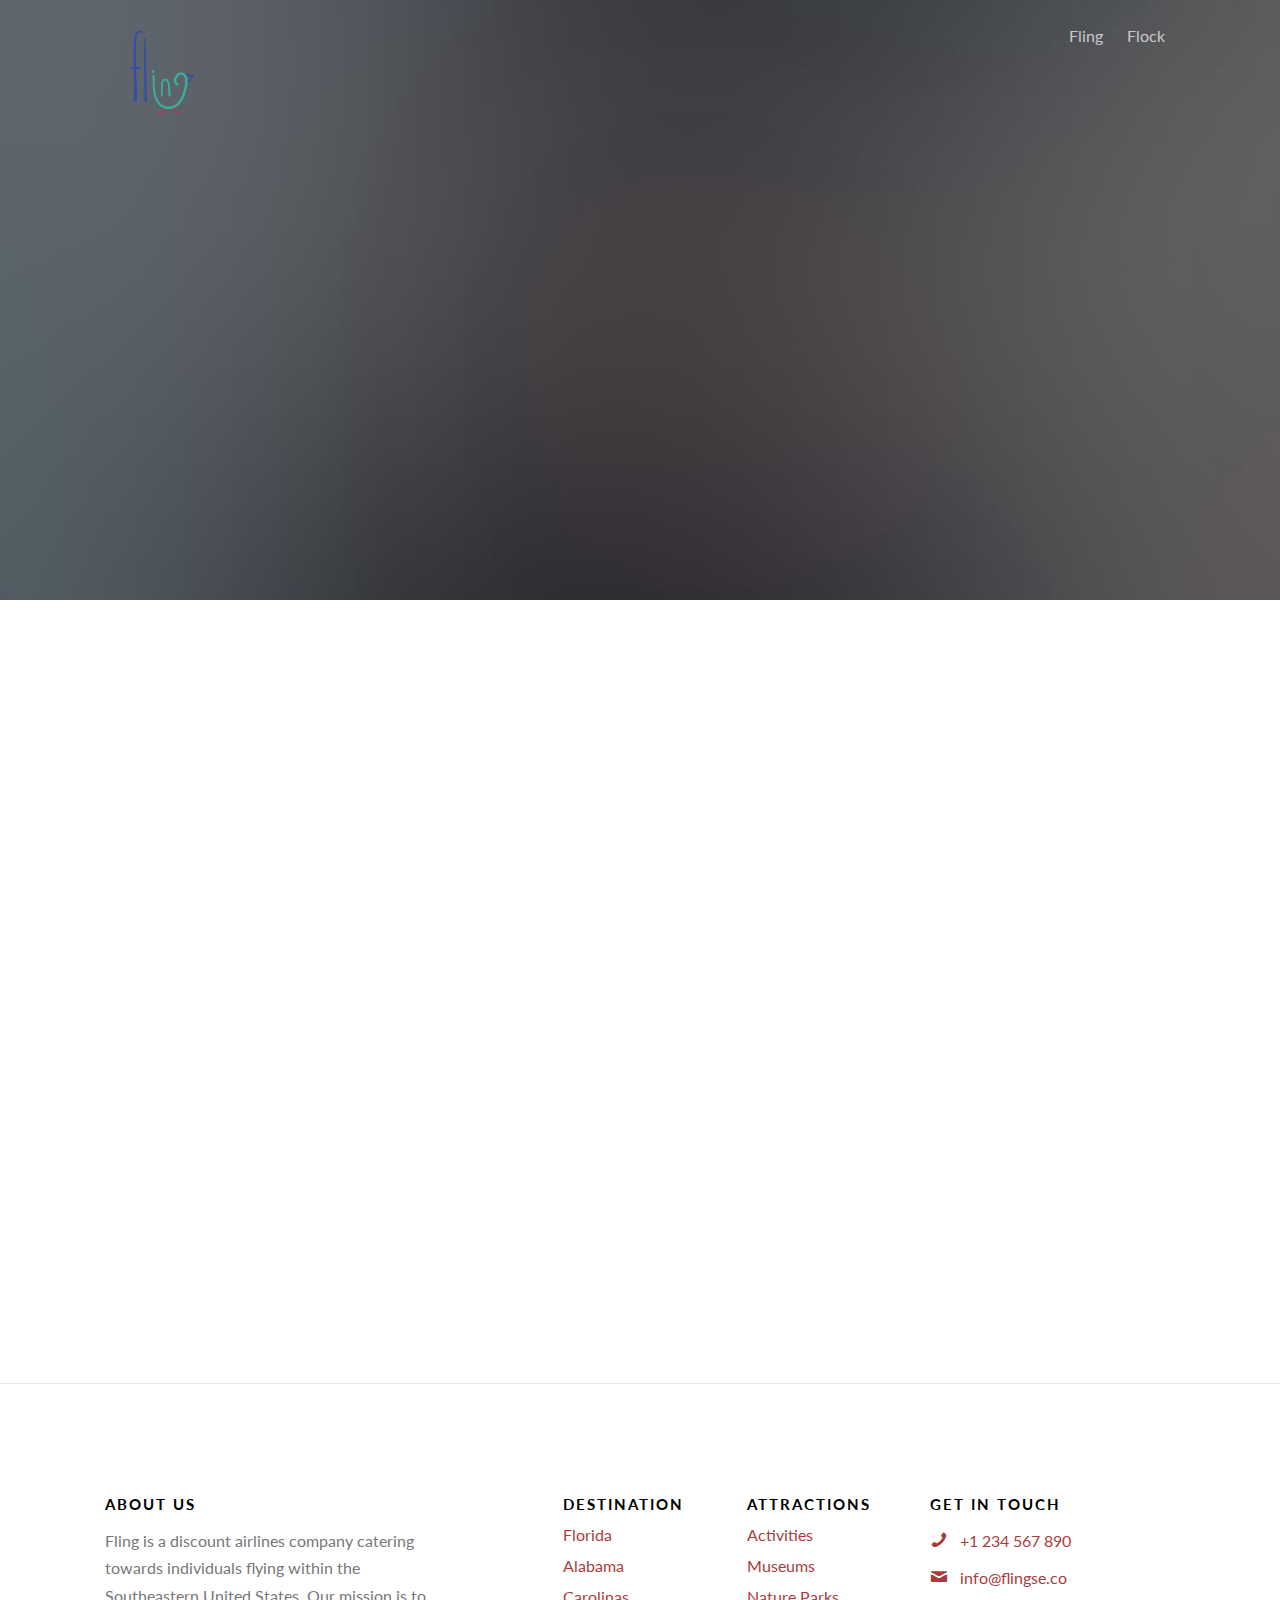
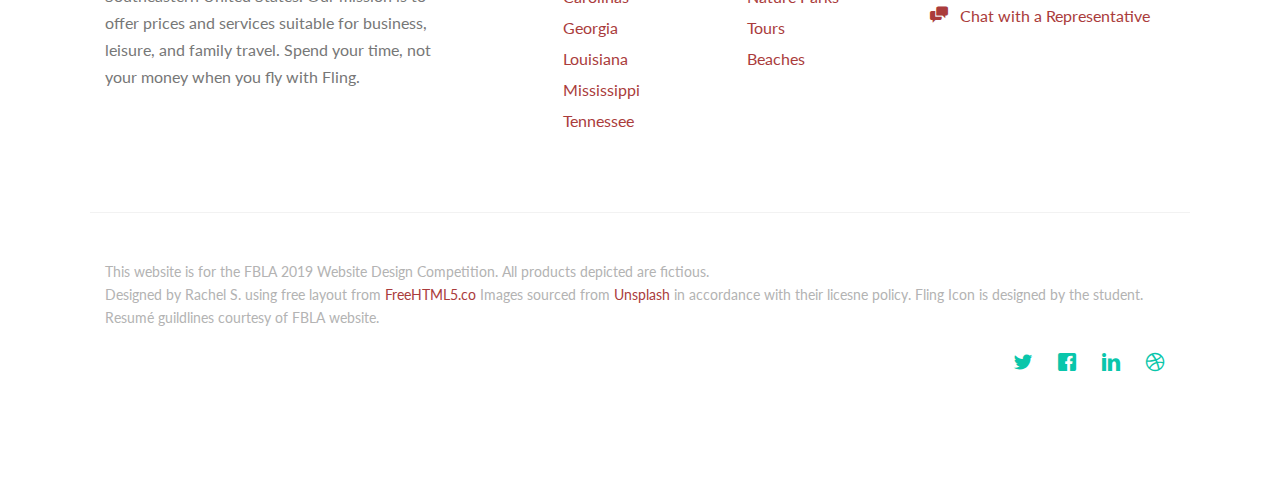
<file: contact.html>
<!DOCTYPE HTML>
<!--
	Traveler by freehtml5.co
	Twitter: http://twitter.com/fh5co
	URL: http://freehtml5.co
-->
<html>
	<head>
	<meta charset="utf-8">
	<meta http-equiv="X-UA-Compatible" content="IE=edge">
	<title>FlingSE</title>
	<meta name="viewport" content="width=device-width, initial-scale=1">
	<meta name="description" content="Free HTML5 Website Template by FreeHTML5.co" />
	<meta name="keywords" content="free website templates, free html5, free template, free bootstrap, free website template, html5, css3, mobile first, responsive" />
	<meta name="author" content="FreeHTML5.co" />

  	<!-- Facebook and Twitter integration -->
	<meta property="og:title" content=""/>
	<meta property="og:image" content=""/>
	<meta property="og:url" content=""/>
	<meta property="og:site_name" content=""/>
	<meta property="og:description" content=""/>
	<meta name="twitter:title" content="" />
	<meta name="twitter:image" content="" />
	<meta name="twitter:url" content="" />
	<meta name="twitter:card" content="" />

	<link href="https://fonts.googleapis.com/css?family=Lato:300,400,700" rel="stylesheet">
	
	<!-- Animate.css -->
	<link rel="stylesheet" href="css/animate.css">
	<!-- Icomoon Icon Fonts-->
	<link rel="stylesheet" href="css/icomoon.css">
	<!-- Themify Icons-->
	<link rel="stylesheet" href="css/themify-icons.css">
	<!-- Bootstrap  -->
	<link rel="stylesheet" href="css/bootstrap.css">

	<!-- Magnific Popup -->
	<link rel="stylesheet" href="css/magnific-popup.css">

	<!-- Magnific Popup -->
	<link rel="stylesheet" href="css/bootstrap-datepicker.min.css">

	<!-- Owl Carousel  -->
	<link rel="stylesheet" href="css/owl.carousel.min.css">
	<link rel="stylesheet" href="css/owl.theme.default.min.css">

	<!-- Theme style  -->
	<link rel="stylesheet" href="css/style.css">

	<!-- Modernizr JS -->
	<script src="js/modernizr-2.6.2.min.js"></script>
	<!-- FOR IE9 below -->
	<!--[if lt IE 9]>
	<script src="js/respond.min.js"></script>
	<![endif]-->

	</head>
	<body>
		
	<div class="gtco-loader"></div>
	
	<div id="page">

	
	<!-- <div class="page-inner"> -->
	<nav class="gtco-nav" role="navigation">
		<div class="gtco-container">
			
			<div class="row">
				<div class="col-sm-4 col-xs-12">
					<div id="gtco-logo"><a href="index.html"><img src= "blu1.png"></a></div>
				</div>
				<div class="col-xs-8 text-right menu-1">
					<ul>

						<li class="has-dropdown">
							<a href="index.html">Fling</a>
							<ul class="dropdown">
								<li><a href="#">Florida</a></li>
								<li><a href="#">Alabama</a></li>
								<li><a href="#">Carolinas</a></li>
								<li><a href="#">Georgia</a></li>
								<li><a href="#">Louisiana</a></li>
								<li><a href="#">Mississippi</a></li>
								<li><a href="#">Tennessee</a></li>
							</ul>
						</li>
						<li><a href="pricing.html">Flock</a></li>
						
					</ul>	
				</div>
			</div>
			
		</div>
	</nav>
	
	<header id="gtco-header" class="gtco-cover gtco-cover-sm" role="banner" style="background-image: url(images/img_bg_3.jpg)">
		<div class="overlay"></div>
		<div class="gtco-container">
			<div class="row">
				<div class="col-md-12 col-md-offset-0 text-left">
					<div class="row row-mt-15em">

						<div class="col-md-7 mt-text animate-box" data-animate-effect="fadeInUp">
							<span class="intro-text-small">Got a Question?</span>
							<h1>Get In Touch With Us</h1>	
						</div>
						
					</div>
					
				</div>
			</div>
		</div>
	</header>
	
	
	<div class="gtco-section border-bottom">
		<div class="gtco-container">
			<div class="row">
				<div class="col-md-12">
					<div class="col-md-6 animate-box">
					<h3>Get In Touch</h3>
					<form action="#">
						<div class="row form-group">
							<div class="col-md-12">
								<label class="sr-only" for="name">Name</label>
								<input type="text" id="name" class="form-control" placeholder="Your first name">
							</div>
							
						</div>

						<div class="row form-group">
							<div class="col-md-12">
								<label class="sr-only" for="email">Email</label>
								<input type="text" id="email" class="form-control" placeholder="Your email address">
							</div>
						</div>

						<div class="row form-group">
							<div class="col-md-12">
								<label class="sr-only" for="subject">Subject</label>
								<input type="text" id="subject" class="form-control" placeholder="Your subject of this message">
							</div>
						</div>

						<div class="row form-group">
							<div class="col-md-12">
								<label class="sr-only" for="message">Message</label>
								<textarea name="message" id="message" cols="30" rows="10" class="form-control" placeholder="Write us something"></textarea>
							</div>
						</div>
						<div class="form-group">
							<input type="submit" value="Send Message" class="btn btn-primary">
						</div>

					</form>		
				</div>
				<div class="col-md-5 col-md-push-1 animate-box">
					
					<div class="gtco-contact-info">
						<h3>Contact Information</h3>
						<ul>
							<li class="address">198 Williams Ave, <br> Lehigh Acres, FL 55555</li>
							<li class="phone"><a href="tel://1234567920">+ 1235 2355 98</a></li>
							<li class="email"><a href="mailto:info@yoursite.com">info@flingse.co</a></li>
						</ul>
					</div>


				</div>
				</div>
			</div>
		</div>
	</div>

	<footer id="gtco-footer" role="contentinfo">
		<div class="gtco-container">
			<div class="row row-p	b-md">

				<div class="col-md-4">
					<div class="gtco-widget">
						<h3>About Us</h3>
						<p> Fling is a discount airlines company catering towards individuals flying within the Southeastern United States.
								Our mission is to offer prices and services suitable for business, leisure, and family travel. Spend your time,
								not your money when you fly with Fling.</p>
					</div>
				</div>

				<div class="col-md-2 col-md-push-1">
					<div class="gtco-widget">
						<h3>Destination</h3>
						<ul class="gtco-footer-links">
								<li><a href="#">Florida</a></li>
								<li><a href="#">Alabama</a></li>
								<li><a href="#">Carolinas</a></li>
								<li><a href="#">Georgia</a></li>
								<li><a href="#">Louisiana</a></li>
								<li><a href="#">Mississippi</a></li>
								<li><a href="#">Tennessee</a></li>
						</ul>
					</div>
				</div>

				<div class="col-md-2 col-md-push-1">
					<div class="gtco-widget">
						<h3>Attractions</h3>
						<ul class="gtco-footer-links">
							<li><a href="#">Activities</a></li>
							<li><a href="#">Museums</a></li>
							<li><a href="#">Nature Parks</a></li>
							<li><a href="#">Tours</a></li>
							<li><a href="#">Beaches</a></li>
						</ul>
					</div>
				</div>

				<div class="col-md-3 col-md-push-1">
					<div class="gtco-widget">
						<h3>Get In Touch</h3>
						<ul class="gtco-quick-contact">
							<li><a href="#"><i class="icon-phone"></i> +1 234 567 890</a></li>
							<li><a href="#"><i class="icon-mail2"></i> info@flingse.co</a></li>
							<li><a href="#"><i class="icon-chat"></i> Chat with a Representative</a></li>
						</ul>
					</div>
				</div>

			</div>

			<div class="row copyright">
				<div class="col-md-12">
					<p class="pull-left">
							<small class="block"> This website is for the FBLA 2019 Website Design Competition. All products depicted are fictious.</small> 
							<small class="block">Designed by Rachel S. using free layout from <a href="https://freehtml5.co/" target="_blank">FreeHTML5.co</a> Images sourced from <a href="http://unsplash.com/" target="_blank">Unsplash</a>  in accordance with their licesne policy.
								Fling Icon is designed by the student. Resumé guildlines courtesy of FBLA website.</small>
					</p>
					<p class="pull-right">
						<ul class="gtco-social-icons pull-right">
							<li><a href="#"><i class="icon-twitter"></i></a></li>
							<li><a href="#"><i class="icon-facebook"></i></a></li>
							<li><a href="#"><i class="icon-linkedin"></i></a></li>
							<li><a href="#"><i class="icon-dribbble"></i></a></li>
						</ul>
					</p>
				</div>
			</div>

		</div>
	</footer>
	<!-- </div> -->

	</div>

	<div class="gototop js-top">
		<a href="#" class="js-gotop"><i class="icon-arrow-up"></i></a>
	</div>
	
	<!-- jQuery -->
	<script src="js/jquery.min.js"></script>
	<!-- jQuery Easing -->
	<script src="js/jquery.easing.1.3.js"></script>
	<!-- Bootstrap -->
	<script src="js/bootstrap.min.js"></script>
	<!-- Waypoints -->
	<script src="js/jquery.waypoints.min.js"></script>
	<!-- Carousel -->
	<script src="js/owl.carousel.min.js"></script>
	<!-- countTo -->
	<script src="js/jquery.countTo.js"></script>

	<!-- Stellar Parallax -->
	<script src="js/jquery.stellar.min.js"></script>

	<!-- Magnific Popup -->
	<script src="js/jquery.magnific-popup.min.js"></script>
	<script src="js/magnific-popup-options.js"></script>
	
	<!-- Datepicker -->
	<script src="js/bootstrap-datepicker.min.js"></script>
	

	<!-- Main -->
	<script src="js/main.js"></script>

	</body>
</html>
</file>
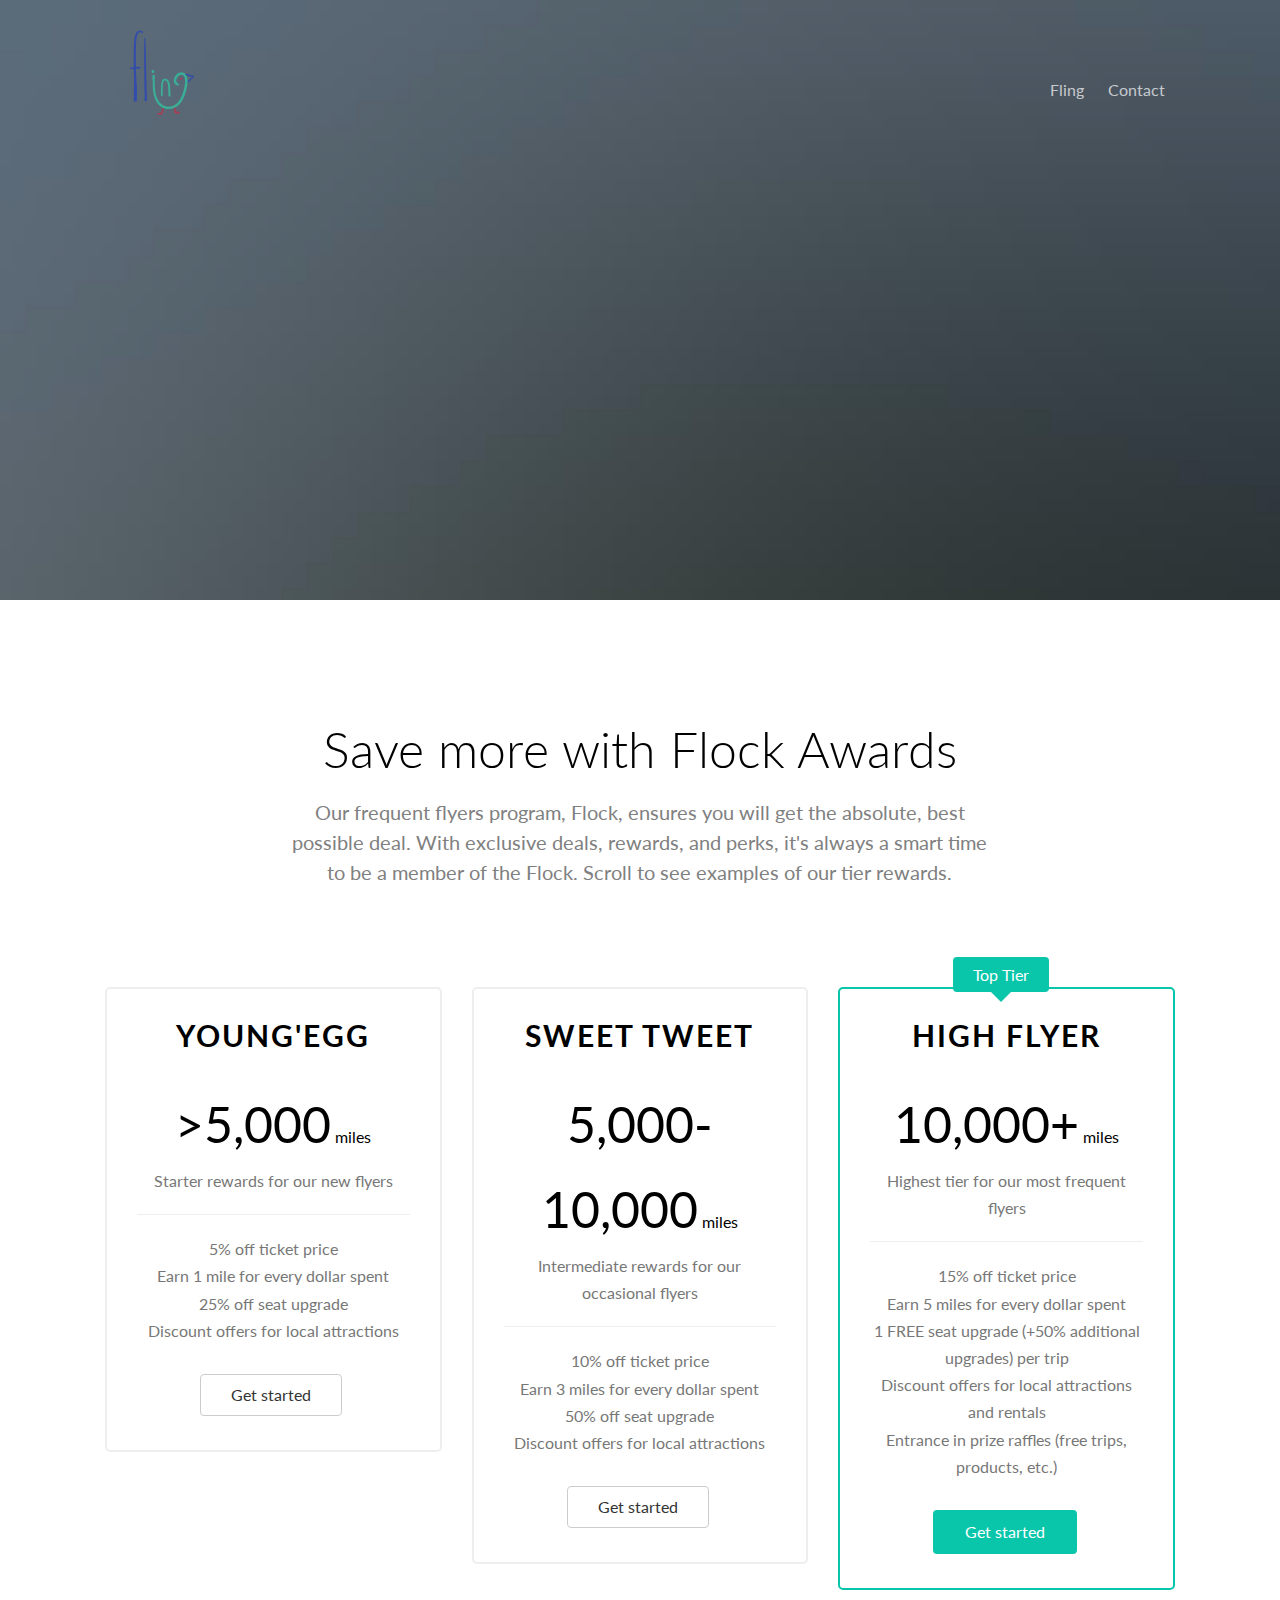
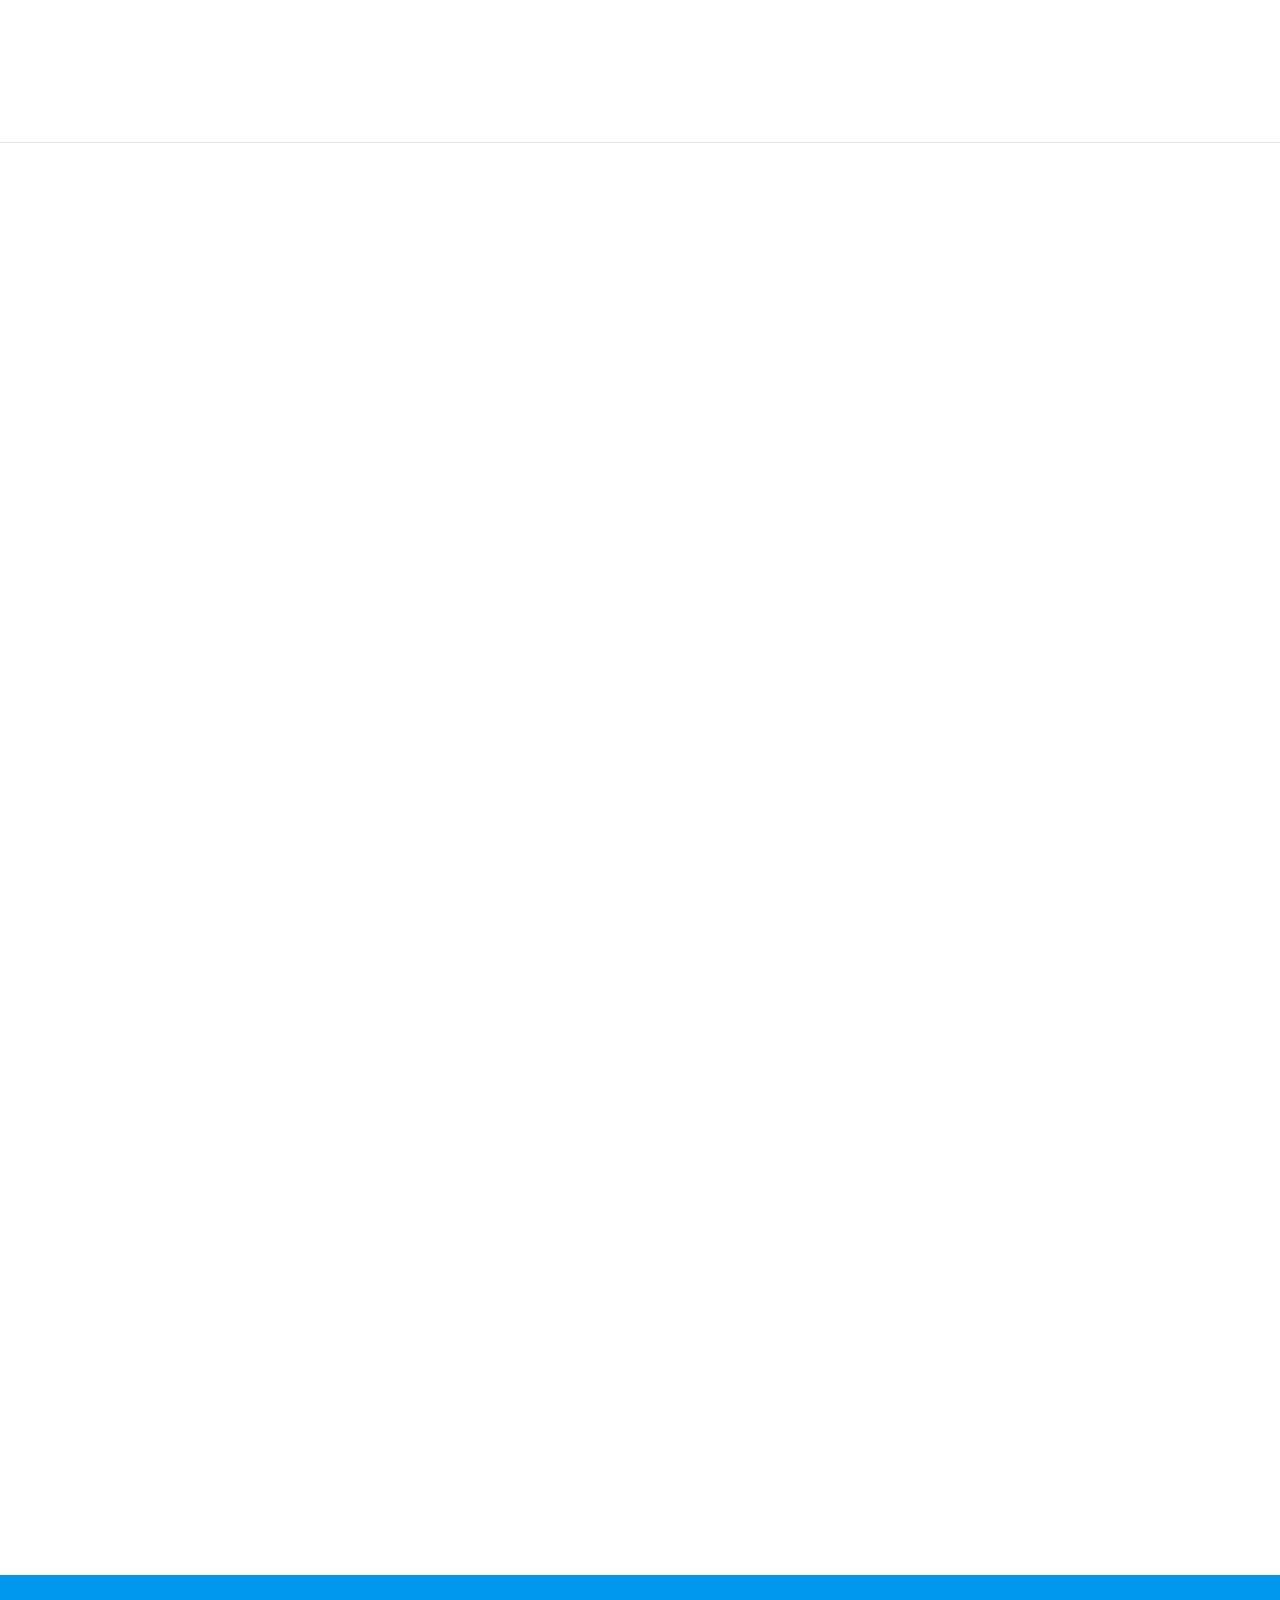
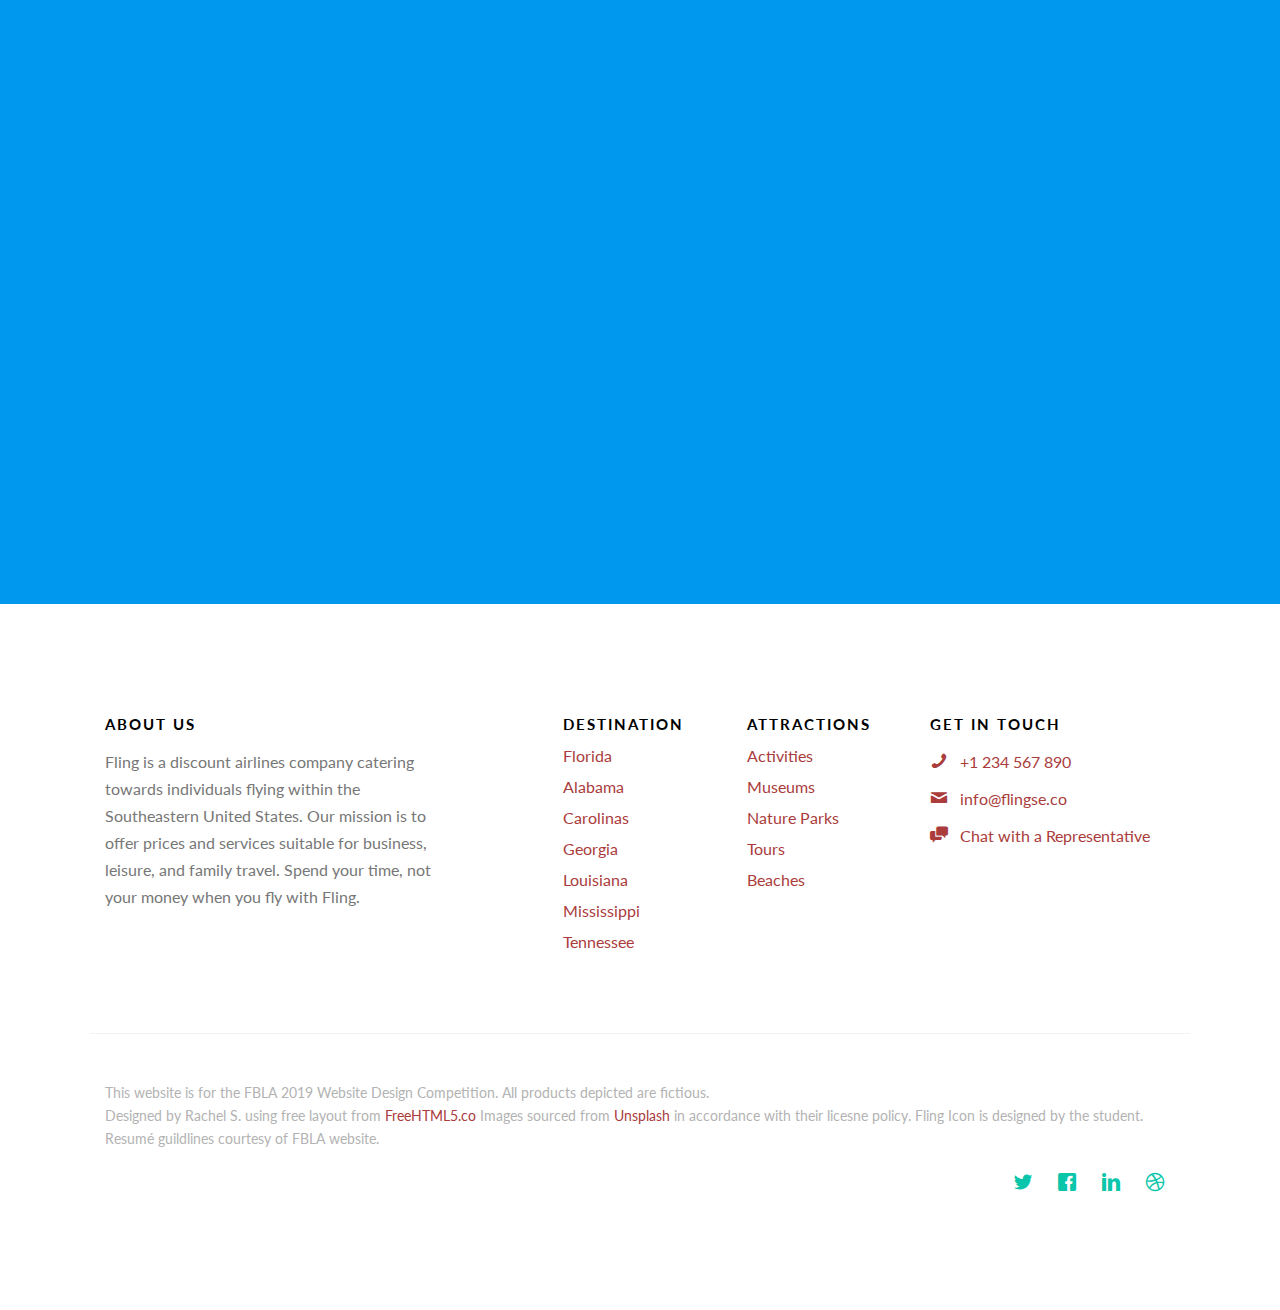
<file: pricing.html>
<!DOCTYPE HTML>
<!--
	Traveler by freehtml5.co
	Twitter: http://twitter.com/fh5co
	URL: http://freehtml5.co
-->
<html>
	<head>
	<meta charset="utf-8">
	<meta http-equiv="X-UA-Compatible" content="IE=edge">
	<title>FlingSE</title>
	<meta name="viewport" content="width=device-width, initial-scale=1">
	<meta name="description" content="Free HTML5 Website Template by FreeHTML5.co" />
	<meta name="keywords" content="free website templates, free html5, free template, free bootstrap, free website template, html5, css3, mobile first, responsive" />
	<meta name="author" content="FreeHTML5.co" />

  	<!-- Facebook and Twitter integration -->
	<meta property="og:title" content=""/>
	<meta property="og:image" content=""/>
	<meta property="og:url" content=""/>
	<meta property="og:site_name" content=""/>
	<meta property="og:description" content=""/>
	<meta name="twitter:title" content="" />
	<meta name="twitter:image" content="" />
	<meta name="twitter:url" content="" />
	<meta name="twitter:card" content="" />

	<link href="https://fonts.googleapis.com/css?family=Lato:300,400,700" rel="stylesheet">
	
	<!-- Animate.css -->
	<link rel="stylesheet" href="css/animate.css">
	<!-- Icomoon Icon Fonts-->
	<link rel="stylesheet" href="css/icomoon.css">
	<!-- Themify Icons-->
	<link rel="stylesheet" href="css/themify-icons.css">
	<!-- Bootstrap  -->
	<link rel="stylesheet" href="css/bootstrap.css">

	<!-- Magnific Popup -->
	<link rel="stylesheet" href="css/magnific-popup.css">

	<!-- Magnific Popup -->
	<link rel="stylesheet" href="css/bootstrap-datepicker.min.css">

	<!-- Owl Carousel  -->
	<link rel="stylesheet" href="css/owl.carousel.min.css">
	<link rel="stylesheet" href="css/owl.theme.default.min.css">

	<!-- Theme style  -->
	<link rel="stylesheet" href="css/style.css">

	<!-- Modernizr JS -->
	<script src="js/modernizr-2.6.2.min.js"></script>
	<!-- FOR IE9 below -->
	<!--[if lt IE 9]>
	<script src="js/respond.min.js"></script>
	<![endif]-->

	</head>
	<body>
		
	<div class="gtco-loader"></div>
	
	<div id="page">

	
	<!-- <div class="page-inner"> -->
	<nav class="gtco-nav" role="navigation">
		<div class="gtco-container">
			
			<div class="row">
				<div class="col-sm-4 col-xs-12">
					<div id="gtco-logo"><a href="index.html"><img src= "blu1.png"></div>
				</div>
				<div class="col-xs-8 text-right menu-1">
					<ul>
						<li class="has-dropdown">
							<a href="index.html">Fling</a>
							<ul class="dropdown">
								<li><a href="#">Florida</a></li>
								<li><a href="#">Alabama</a></li>
								<li><a href="#">Carolinas</a></li>
								<li><a href="#">Georgia</a></li>
								<li><a href="#">Louisiana</a></li>
								<li><a href="#">Mississippi</a></li>
								<li><a href="#">Tennessee</a></li>
							</ul>
						</li>
						
						<li><a href="contact.html">Contact</a></li>
					</ul>	
				</div>
			</div>
			
		</div>
	</nav>
	
	<header id="gtco-header" class="gtco-cover gtco-cover-sm" role="banner" style="background-image: url(images/img_2.jpg)">
		<div class="overlay"></div>
		<div class="gtco-container">
			<div class="row">
				<div class="col-md-12 col-md-offset-0 text-center">
					<div class="row row-mt-15em">

						<div class="col-md-12 mt-text animate-box" data-animate-effect="fadeInUp">
							<h1>Join the Flock!</h1>	
						</div>
						
					</div>
					
				</div>
			</div>
		</div>
	</header>
	
	<div class="gtco-section border-bottom">
		<div class="gtco-container">
			<div class="row">
				<div class="col-md-8 col-md-offset-2 text-center gtco-heading">
					<h2>Save more with Flock Awards</h2>
					<p>Our frequent flyers program, Flock, ensures you will get the absolute, best possible deal. With exclusive deals, rewards, and perks,
						it's always a smart time to be a member of the Flock. Scroll to see examples of our tier rewards.
					</p>
				</div>
			</div>
			<div class="row">
				<div class="col-md-4">
					<div class="price-box">
						<h2 class="pricing-plan">Young'Egg</h2>
						<div class="price"></sup>>5,000<small> miles</small></div>
						<p>Starter rewards for our new flyers</p>
						<hr>
						<ul class="pricing-info">
							<li>5% off ticket price</li>
							<li>Earn 1 mile for every dollar spent</li>
							<li>25% off seat upgrade</li>
							<li>Discount offers for local attractions</li>
						</ul>
						<a href="#" class="btn btn-default btn-sm">Get started</a>
					</div>
				</div>
				<div class="col-md-4">
					<div class="price-box">
						<h2 class="pricing-plan">Sweet Tweet</h2>
						<div class="price"></sup>5,000-10,000<small> miles</small></div>
						<p>Intermediate rewards for our occasional flyers</p>
						<hr>
						<ul class="pricing-info">
							<li>10% off ticket price</li>
							<li>Earn 3 miles for every dollar spent</li>
							<li>50% off seat upgrade </li>
							<li>Discount offers for local attractions</li>
						</ul>
						<a href="#" class="btn btn-default btn-sm">Get started</a>
					</div>
				</div>
				<div class="col-md-4">
					<div class="price-box popular">
						<div class="popular-text">Top Tier</div>
						<h2 class="pricing-plan">High Flyer</h2>
						<div class="price"></sup> 10,000+<small> miles</small></div>
						<p>Highest tier for our most frequent flyers</p>
						<hr>
						<ul class="pricing-info">
							<li>15% off ticket price</li>
							<li>Earn 5 miles for every dollar spent</li>
							<li>1 FREE seat upgrade (+50% additional upgrades) per trip</li>
							<li>Discount offers for local attractions and rentals</li>
							<li>Entrance in prize raffles (free trips, products, etc.)</li>
						</ul>
						<a href="#" class="btn btn-primary btn-sm">Get started</a>
					</div>
				</div>
			</div>
		</div>
	</div>

	<div class="gtco-section">
		<div class="gtco-container">
			<div class="row">
				<div class="col-md-8 col-md-offset-2 text-center gtco-heading animate-box">
					<h2>Frequently Ask Questions</h2>
					<p>Have more questions? Don't hesitate to contact us below!</p>
				</div>
			</div>
			<div class="row">
				<div class="col-md-8 col-md-offset-2">
					<ul class="fh5co-faq-list">
						<li class="animate-box">
							<h2>What is Flock?</h2>
							<p>Flock is Fling's take on a frequent flyers program. Due to our limited flying radius, our tier requirements
								are lowered compared to our competitors' standards. This makes our offers hard to beat! </p>
						</li>
						<li class="animate-box">
							<h2>Do my miles reset at the end of the year?</h2>
							<p>Yes. Every 12 calendar months from the date of your first flight, your miles AND tier status
								will reset. Don't worry! Any unclaimed discount offers or raffle prizes will not reset until their individual
								expiration date.
							</p>
						</li>
						<li class="animate-box">
							<h2>How do I record/claim my miles?</h2>
							<p>If you purchase a ticket while logged into your account, your miles will automatically be accounted for. If you did not claim your miles at purchase or the miles are missing, you can 
								request your miles under the "Claim" page.
							</p>
						</li>
						<li class="animate-box">
								<h2>How do I claim rewards?</h2>
								<p>Once a reward is ready to be claimed, simply press the "Claim" button next to it and follow the prompts.</p>
							</li>
						<li class="animate-box">
							<h2>Is Flock free?</h2>
							<p>Flock is 100% free to sign-up for! All we ask for is: your name, a valid email address, a username, and a password.</p>
						</li>
						<li class="animate-box">
							<h2>Do I have to sign-up for Flock?</h2>
							<p>No. Flock is an optional rewards program up to the consumer's discretion. We highly advise our customers
								to sign-up for the program to receive additional discounts. Nonetheless, even without Flock, Fling's price are still the lowest in the southeast.
							</p>
						</li>
						<li class="animate-box">
								<h2>Who is the Fling Bird?</h2>
								<p>Blu is the mascot of Fling, named after the founder's bird.</p>
							</li>
					</ul>
				</div>
			</div>
		</div>
	</div>

	
	<div id="gtco-subscribe">
		<div class="gtco-container">
			<div class="row animate-box">
				<div class="col-md-8 col-md-offset-2 text-center gtco-heading">
					<h2>Sign-up for Flock</h2>
					<p>Birds of a feather flock together.</p>
				</div>
			</div>
			<div class="row animate-box">
				<div class="col-md-8 col-md-offset-2">
					<form class="form-inline">
						<div class="col-md-6 col-sm-6">
							<div class="form-group">
								<label for="email" class="sr-only">Email</label>
								<input type="email" class="form-control" id="email" placeholder="First Name">
								<label for="email" class="sr-only">Email</label>
								<input type="email" class="form-control" id="email" placeholder="Last Name">
								<label for="email" class="sr-only">Email</label>
								<input type="email" class="form-control" id="email" placeholder="Your Email">
								<label for="email" class="sr-only">Email</label>
								<input type="email" class="form-control" id="email" placeholder="Username">
								<label for="email" class="sr-only">Email</label>
								<input type="email" class="form-control" id="email" placeholder="Password">
							</div>
						</div>
						<div class="col-md-6 col-sm-6">
							<button type="submit" class="btn btn-default btn-block">Sign-Up</button>
						</div>
					</form>
				</div>
			</div>
		</div>
	</div>

	<footer id="gtco-footer" role="contentinfo">
		<div class="gtco-container">
			<div class="row row-p	b-md">

				<div class="col-md-4">
					<div class="gtco-widget">
						<h3>About Us</h3>
						<p>Fling is a discount airlines company catering towards individuals flying within the Southeastern United States.
							Our mission is to offer prices and services suitable for business, leisure, and family travel. Spend your time,
							not your money when you fly with Fling.
						</p>
					</div>
				</div>

				<div class="col-md-2 col-md-push-1">
					<div class="gtco-widget">
						<h3>Destination</h3>
						<ul class="gtco-footer-links">
								<li><a href="#">Florida</a></li>
								<li><a href="#">Alabama</a></li>
								<li><a href="#">Carolinas</a></li>
								<li><a href="#">Georgia</a></li>
								<li><a href="#">Louisiana</a></li>
								<li><a href="#">Mississippi</a></li>
								<li><a href="#">Tennessee</a></li>
						</ul>
					</div>
				</div>

				<div class="col-md-2 col-md-push-1">
					<div class="gtco-widget">
						<h3>Attractions</h3>
						<ul class="gtco-footer-links">
							<li><a href="#">Activities</a></li>
							<li><a href="#">Museums</a></li>
							<li><a href="#">Nature Parks</a></li>
							<li><a href="#">Tours</a></li>
							<li><a href="#">Beaches</a></li>
						</ul>
					</div>
				</div>

				<div class="col-md-3 col-md-push-1">
					<div class="gtco-widget">
						<h3>Get In Touch</h3>
						<ul class="gtco-quick-contact">
							<li><a href="#"><i class="icon-phone"></i> +1 234 567 890</a></li>
							<li><a href="#"><i class="icon-mail2"></i> info@flingse.co</a></li>
							<li><a href="#"><i class="icon-chat"></i> Chat with a Representative</a></li>
						</ul>
					</div>
				</div>

			</div>

			<div class="row copyright">
				<div class="col-md-12">
					<p class="pull-left">
							<small class="block">This website is for the FBLA 2019 Website Design Competition. All products depicted are fictious.</small> 
							<small class="block">Designed by Rachel S. using free layout from <a href="https://freehtml5.co/" target="_blank">FreeHTML5.co</a> Images sourced from <a href="http://unsplash.com/" target="_blank">Unsplash</a>  in accordance with their licesne policy.
								Fling Icon is designed by the student. Resumé guildlines courtesy of FBLA website.</small>
					</p>
					<p class="pull-right">
						<ul class="gtco-social-icons pull-right">
							<li><a href="#"><i class="icon-twitter"></i></a></li>
							<li><a href="#"><i class="icon-facebook"></i></a></li>
							<li><a href="#"><i class="icon-linkedin"></i></a></li>
							<li><a href="#"><i class="icon-dribbble"></i></a></li>
						</ul>
					</p>
				</div>
			</div>

		</div>
	</footer>
	<!-- </div> -->

	</div>

	<div class="gototop js-top">
		<a href="#" class="js-gotop"><i class="icon-arrow-up"></i></a>
	</div>
	
	<!-- jQuery -->
	<script src="js/jquery.min.js"></script>
	<!-- jQuery Easing -->
	<script src="js/jquery.easing.1.3.js"></script>
	<!-- Bootstrap -->
	<script src="js/bootstrap.min.js"></script>
	<!-- Waypoints -->
	<script src="js/jquery.waypoints.min.js"></script>
	<!-- Carousel -->
	<script src="js/owl.carousel.min.js"></script>
	<!-- countTo -->
	<script src="js/jquery.countTo.js"></script>

	<!-- Stellar Parallax -->
	<script src="js/jquery.stellar.min.js"></script>

	<!-- Magnific Popup -->
	<script src="js/jquery.magnific-popup.min.js"></script>
	<script src="js/magnific-popup-options.js"></script>
	
	<!-- Datepicker -->
	<script src="js/bootstrap-datepicker.min.js"></script>
	

	<!-- Main -->
	<script src="js/main.js"></script>

	</body>
</html>
</file>
<file: css/icomoon.css>
@font-face {
  font-family: 'icomoon';
  src:  url('../fonts/icomoon/icomoon.eot?6iuir');
  src:  url('../fonts/icomoon/icomoon.eot?6iuir#iefix') format('embedded-opentype'),
    url('../fonts/icomoon/icomoon.ttf?6iuir') format('truetype'),
    url('../fonts/icomoon/icomoon.woff?6iuir') format('woff'),
    url('../fonts/icomoon/icomoon.svg?6iuir#icomoon') format('svg');
  font-weight: normal;
  font-style: normal;
}

[class^="icon-"], [class*=" icon-"] {
  /* use !important to prevent issues with browser extensions that change fonts */
  font-family: 'icomoon' !important;
  speak: none;
  font-style: normal;
  font-weight: normal;
  font-variant: normal;
  text-transform: none;
  line-height: 1;

  /* Better Font Rendering =========== */
  -webkit-font-smoothing: antialiased;
  -moz-osx-font-smoothing: grayscale;
}

.icon-eye:before {
  content: "\e000";
}
.icon-paper-clip:before {
  content: "\e001";
}
.icon-mail:before {
  content: "\e002";
}
.icon-toggle:before {
  content: "\e003";
}
.icon-layout:before {
  content: "\e004";
}
.icon-link:before {
  content: "\e005";
}
.icon-bell:before {
  content: "\e006";
}
.icon-lock:before {
  content: "\e007";
}
.icon-unlock:before {
  content: "\e008";
}
.icon-ribbon:before {
  content: "\e009";
}
.icon-image:before {
  content: "\e010";
}
.icon-signal:before {
  content: "\e011";
}
.icon-target:before {
  content: "\e012";
}
.icon-clipboard:before {
  content: "\e013";
}
.icon-clock:before {
  content: "\e014";
}
.icon-watch:before {
  content: "\e015";
}
.icon-air-play:before {
  content: "\e016";
}
.icon-camera:before {
  content: "\e017";
}
.icon-video:before {
  content: "\e018";
}
.icon-disc:before {
  content: "\e019";
}
.icon-printer:before {
  content: "\e020";
}
.icon-monitor:before {
  content: "\e021";
}
.icon-server:before {
  content: "\e022";
}
.icon-cog:before {
  content: "\e023";
}
.icon-heart:before {
  content: "\e024";
}
.icon-paragraph:before {
  content: "\e025";
}
.icon-align-justify:before {
  content: "\e026";
}
.icon-align-left:before {
  content: "\e027";
}
.icon-align-center:before {
  content: "\e028";
}
.icon-align-right:before {
  content: "\e029";
}
.icon-book:before {
  content: "\e030";
}
.icon-layers:before {
  content: "\e031";
}
.icon-stack:before {
  content: "\e032";
}
.icon-stack-2:before {
  content: "\e033";
}
.icon-paper:before {
  content: "\e034";
}
.icon-paper-stack:before {
  content: "\e035";
}
.icon-search:before {
  content: "\e036";
}
.icon-zoom-in:before {
  content: "\e037";
}
.icon-zoom-out:before {
  content: "\e038";
}
.icon-reply:before {
  content: "\e039";
}
.icon-circle-plus:before {
  content: "\e040";
}
.icon-circle-minus:before {
  content: "\e041";
}
.icon-circle-check:before {
  content: "\e042";
}
.icon-circle-cross:before {
  content: "\e043";
}
.icon-square-plus:before {
  content: "\e044";
}
.icon-square-minus:before {
  content: "\e045";
}
.icon-square-check:before {
  content: "\e046";
}
.icon-square-cross:before {
  content: "\e047";
}
.icon-microphone:before {
  content: "\e048";
}
.icon-record:before {
  content: "\e049";
}
.icon-skip-back:before {
  content: "\e050";
}
.icon-rewind:before {
  content: "\e051";
}
.icon-play:before {
  content: "\e052";
}
.icon-pause:before {
  content: "\e053";
}
.icon-stop:before {
  content: "\e054";
}
.icon-fast-forward:before {
  content: "\e055";
}
.icon-skip-forward:before {
  content: "\e056";
}
.icon-shuffle:before {
  content: "\e057";
}
.icon-repeat:before {
  content: "\e058";
}
.icon-folder:before {
  content: "\e059";
}
.icon-umbrella:before {
  content: "\e060";
}
.icon-moon:before {
  content: "\e061";
}
.icon-thermometer:before {
  content: "\e062";
}
.icon-drop:before {
  content: "\e063";
}
.icon-sun:before {
  content: "\e064";
}
.icon-cloud:before {
  content: "\e065";
}
.icon-cloud-upload:before {
  content: "\e066";
}
.icon-cloud-download:before {
  content: "\e067";
}
.icon-upload:before {
  content: "\e068";
}
.icon-download:before {
  content: "\e069";
}
.icon-location:before {
  content: "\e070";
}
.icon-location-2:before {
  content: "\e071";
}
.icon-map:before {
  content: "\e072";
}
.icon-battery:before {
  content: "\e073";
}
.icon-head:before {
  content: "\e074";
}
.icon-briefcase:before {
  content: "\e075";
}
.icon-speech-bubble:before {
  content: "\e076";
}
.icon-anchor:before {
  content: "\e077";
}
.icon-globe:before {
  content: "\e078";
}
.icon-box:before {
  content: "\e079";
}
.icon-reload:before {
  content: "\e080";
}
.icon-share:before {
  content: "\e081";
}
.icon-marquee:before {
  content: "\e082";
}
.icon-marquee-plus:before {
  content: "\e083";
}
.icon-marquee-minus:before {
  content: "\e084";
}
.icon-tag:before {
  content: "\e085";
}
.icon-power:before {
  content: "\e086";
}
.icon-command:before {
  content: "\e087";
}
.icon-alt:before {
  content: "\e088";
}
.icon-esc:before {
  content: "\e089";
}
.icon-bar-graph:before {
  content: "\e090";
}
.icon-bar-graph-2:before {
  content: "\e091";
}
.icon-pie-graph:before {
  content: "\e092";
}
.icon-star:before {
  content: "\e093";
}
.icon-arrow-left:before {
  content: "\e094";
}
.icon-arrow-right:before {
  content: "\e095";
}
.icon-arrow-up:before {
  content: "\e096";
}
.icon-arrow-down:before {
  content: "\e097";
}
.icon-volume:before {
  content: "\e098";
}
.icon-mute:before {
  content: "\e099";
}
.icon-content-right:before {
  content: "\e100";
}
.icon-content-left:before {
  content: "\e101";
}
.icon-grid:before {
  content: "\e102";
}
.icon-grid-2:before {
  content: "\e103";
}
.icon-columns:before {
  content: "\e104";
}
.icon-loader:before {
  content: "\e105";
}
.icon-bag:before {
  content: "\e106";
}
.icon-ban:before {
  content: "\e107";
}
.icon-flag:before {
  content: "\e108";
}
.icon-trash:before {
  content: "\e109";
}
.icon-expand:before {
  content: "\e110";
}
.icon-contract:before {
  content: "\e111";
}
.icon-maximize:before {
  content: "\e112";
}
.icon-minimize:before {
  content: "\e113";
}
.icon-plus:before {
  content: "\e114";
}
.icon-minus:before {
  content: "\e115";
}
.icon-check:before {
  content: "\e116";
}
.icon-cross:before {
  content: "\e117";
}
.icon-move:before {
  content: "\e118";
}
.icon-delete:before {
  content: "\e119";
}
.icon-menu:before {
  content: "\e120";
}
.icon-archive:before {
  content: "\e121";
}
.icon-inbox:before {
  content: "\e122";
}
.icon-outbox:before {
  content: "\e123";
}
.icon-file:before {
  content: "\e124";
}
.icon-file-add:before {
  content: "\e125";
}
.icon-file-subtract:before {
  content: "\e126";
}
.icon-help:before {
  content: "\e127";
}
.icon-open:before {
  content: "\e128";
}
.icon-ellipsis:before {
  content: "\e129";
}
.icon-add-to-list:before {
  content: "\e900";
}
.icon-classic-computer:before {
  content: "\e901";
}
.icon-controller-fast-backward:before {
  content: "\e902";
}
.icon-creative-commons-attribution:before {
  content: "\e903";
}
.icon-creative-commons-noderivs:before {
  content: "\e904";
}
.icon-creative-commons-noncommercial-eu:before {
  content: "\e905";
}
.icon-creative-commons-noncommercial-us:before {
  content: "\e906";
}
.icon-creative-commons-public-domain:before {
  content: "\e907";
}
.icon-creative-commons-remix:before {
  content: "\e908";
}
.icon-creative-commons-share:before {
  content: "\e909";
}
.icon-creative-commons-sharealike:before {
  content: "\e90a";
}
.icon-creative-commons:before {
  content: "\e90b";
}
.icon-document-landscape:before {
  content: "\e90c";
}
.icon-remove-user:before {
  content: "\e90d";
}
.icon-warning:before {
  content: "\e90e";
}
.icon-arrow-bold-down:before {
  content: "\e90f";
}
.icon-arrow-bold-left:before {
  content: "\e910";
}
.icon-arrow-bold-right:before {
  content: "\e911";
}
.icon-arrow-bold-up:before {
  content: "\e912";
}
.icon-arrow-down2:before {
  content: "\e913";
}
.icon-arrow-left2:before {
  content: "\e914";
}
.icon-arrow-long-down:before {
  content: "\e915";
}
.icon-arrow-long-left:before {
  content: "\e916";
}
.icon-arrow-long-right:before {
  content: "\e917";
}
.icon-arrow-long-up:before {
  content: "\e918";
}
.icon-arrow-right2:before {
  content: "\e919";
}
.icon-arrow-up2:before {
  content: "\e91a";
}
.icon-arrow-with-circle-down:before {
  content: "\e91b";
}
.icon-arrow-with-circle-left:before {
  content: "\e91c";
}
.icon-arrow-with-circle-right:before {
  content: "\e91d";
}
.icon-arrow-with-circle-up:before {
  content: "\e91e";
}
.icon-bookmark:before {
  content: "\e91f";
}
.icon-bookmarks:before {
  content: "\e920";
}
.icon-chevron-down:before {
  content: "\e921";
}
.icon-chevron-left:before {
  content: "\e922";
}
.icon-chevron-right:before {
  content: "\e923";
}
.icon-chevron-small-down:before {
  content: "\e924";
}
.icon-chevron-small-left:before {
  content: "\e925";
}
.icon-chevron-small-right:before {
  content: "\e926";
}
.icon-chevron-small-up:before {
  content: "\e927";
}
.icon-chevron-thin-down:before {
  content: "\e928";
}
.icon-chevron-thin-left:before {
  content: "\e929";
}
.icon-chevron-thin-right:before {
  content: "\e92a";
}
.icon-chevron-thin-up:before {
  content: "\e92b";
}
.icon-chevron-up:before {
  content: "\e92c";
}
.icon-chevron-with-circle-down:before {
  content: "\e92d";
}
.icon-chevron-with-circle-left:before {
  content: "\e92e";
}
.icon-chevron-with-circle-right:before {
  content: "\e92f";
}
.icon-chevron-with-circle-up:before {
  content: "\e930";
}
.icon-cloud2:before {
  content: "\e931";
}
.icon-controller-fast-forward:before {
  content: "\e932";
}
.icon-controller-jump-to-start:before {
  content: "\e933";
}
.icon-controller-next:before {
  content: "\e934";
}
.icon-controller-paus:before {
  content: "\e935";
}
.icon-controller-play:before {
  content: "\e936";
}
.icon-controller-record:before {
  content: "\e937";
}
.icon-controller-stop:before {
  content: "\e938";
}
.icon-controller-volume:before {
  content: "\e939";
}
.icon-dot-single:before {
  content: "\e93a";
}
.icon-dots-three-horizontal:before {
  content: "\e93b";
}
.icon-dots-three-vertical:before {
  content: "\e93c";
}
.icon-dots-two-horizontal:before {
  content: "\e93d";
}
.icon-dots-two-vertical:before {
  content: "\e93e";
}
.icon-download2:before {
  content: "\e93f";
}
.icon-emoji-flirt:before {
  content: "\e940";
}
.icon-flow-branch:before {
  content: "\e941";
}
.icon-flow-cascade:before {
  content: "\e942";
}
.icon-flow-line:before {
  content: "\e943";
}
.icon-flow-parallel:before {
  content: "\e944";
}
.icon-flow-tree:before {
  content: "\e945";
}
.icon-install:before {
  content: "\e946";
}
.icon-layers2:before {
  content: "\e947";
}
.icon-open-book:before {
  content: "\e948";
}
.icon-resize-100:before {
  content: "\e949";
}
.icon-resize-full-screen:before {
  content: "\e94a";
}
.icon-save:before {
  content: "\e94b";
}
.icon-select-arrows:before {
  content: "\e94c";
}
.icon-sound-mute:before {
  content: "\e94d";
}
.icon-sound:before {
  content: "\e94e";
}
.icon-trash2:before {
  content: "\e94f";
}
.icon-triangle-down:before {
  content: "\e950";
}
.icon-triangle-left:before {
  content: "\e951";
}
.icon-triangle-right:before {
  content: "\e952";
}
.icon-triangle-up:before {
  content: "\e953";
}
.icon-uninstall:before {
  content: "\e954";
}
.icon-upload-to-cloud:before {
  content: "\e955";
}
.icon-upload2:before {
  content: "\e956";
}
.icon-add-user:before {
  content: "\e957";
}
.icon-address:before {
  content: "\e958";
}
.icon-adjust:before {
  content: "\e959";
}
.icon-air:before {
  content: "\e95a";
}
.icon-aircraft-landing:before {
  content: "\e95b";
}
.icon-aircraft-take-off:before {
  content: "\e95c";
}
.icon-aircraft:before {
  content: "\e95d";
}
.icon-align-bottom:before {
  content: "\e95e";
}
.icon-align-horizontal-middle:before {
  content: "\e95f";
}
.icon-align-left2:before {
  content: "\e960";
}
.icon-align-right2:before {
  content: "\e961";
}
.icon-align-top:before {
  content: "\e962";
}
.icon-align-vertical-middle:before {
  content: "\e963";
}
.icon-archive2:before {
  content: "\e964";
}
.icon-area-graph:before {
  content: "\e965";
}
.icon-attachment:before {
  content: "\e966";
}
.icon-awareness-ribbon:before {
  content: "\e967";
}
.icon-back-in-time:before {
  content: "\e968";
}
.icon-back:before {
  content: "\e969";
}
.icon-bar-graph2:before {
  content: "\e96a";
}
.icon-battery2:before {
  content: "\e96b";
}
.icon-beamed-note:before {
  content: "\e96c";
}
.icon-bell2:before {
  content: "\e96d";
}
.icon-blackboard:before {
  content: "\e96e";
}
.icon-block:before {
  content: "\e96f";
}
.icon-book2:before {
  content: "\e970";
}
.icon-bowl:before {
  content: "\e971";
}
.icon-box2:before {
  content: "\e972";
}
.icon-briefcase2:before {
  content: "\e973";
}
.icon-browser:before {
  content: "\e974";
}
.icon-brush:before {
  content: "\e975";
}
.icon-bucket:before {
  content: "\e976";
}
.icon-cake:before {
  content: "\e977";
}
.icon-calculator:before {
  content: "\e978";
}
.icon-calendar:before {
  content: "\e979";
}
.icon-camera2:before {
  content: "\e97a";
}
.icon-ccw:before {
  content: "\e97b";
}
.icon-chat:before {
  content: "\e97c";
}
.icon-check2:before {
  content: "\e97d";
}
.icon-circle-with-cross:before {
  content: "\e97e";
}
.icon-circle-with-minus:before {
  content: "\e97f";
}
.icon-circle-with-plus:before {
  content: "\e980";
}
.icon-circle:before {
  content: "\e981";
}
.icon-circular-graph:before {
  content: "\e982";
}
.icon-clapperboard:before {
  content: "\e983";
}
.icon-clipboard2:before {
  content: "\e984";
}
.icon-clock2:before {
  content: "\e985";
}
.icon-code:before {
  content: "\e986";
}
.icon-cog2:before {
  content: "\e987";
}
.icon-colours:before {
  content: "\e988";
}
.icon-compass:before {
  content: "\e989";
}
.icon-copy:before {
  content: "\e98a";
}
.icon-credit-card:before {
  content: "\e98b";
}
.icon-credit:before {
  content: "\e98c";
}
.icon-cross2:before {
  content: "\e98d";
}
.icon-cup:before {
  content: "\e98e";
}
.icon-cw:before {
  content: "\e98f";
}
.icon-cycle:before {
  content: "\e990";
}
.icon-database:before {
  content: "\e991";
}
.icon-dial-pad:before {
  content: "\e992";
}
.icon-direction:before {
  content: "\e993";
}
.icon-document:before {
  content: "\e994";
}
.icon-documents:before {
  content: "\e995";
}
.icon-drink:before {
  content: "\e996";
}
.icon-drive:before {
  content: "\e997";
}
.icon-drop2:before {
  content: "\e998";
}
.icon-edit:before {
  content: "\e999";
}
.icon-email:before {
  content: "\e99a";
}
.icon-emoji-happy:before {
  content: "\e99b";
}
.icon-emoji-neutral:before {
  content: "\e99c";
}
.icon-emoji-sad:before {
  content: "\e99d";
}
.icon-erase:before {
  content: "\e99e";
}
.icon-eraser:before {
  content: "\e99f";
}
.icon-export:before {
  content: "\e9a0";
}
.icon-eye2:before {
  content: "\e9a1";
}
.icon-feather:before {
  content: "\e9a2";
}
.icon-flag2:before {
  content: "\e9a3";
}
.icon-flash:before {
  content: "\e9a4";
}
.icon-flashlight:before {
  content: "\e9a5";
}
.icon-flat-brush:before {
  content: "\e9a6";
}
.icon-folder-images:before {
  content: "\e9a7";
}
.icon-folder-music:before {
  content: "\e9a8";
}
.icon-folder-video:before {
  content: "\e9a9";
}
.icon-folder2:before {
  content: "\e9aa";
}
.icon-forward:before {
  content: "\e9ab";
}
.icon-funnel:before {
  content: "\e9ac";
}
.icon-game-controller:before {
  content: "\e9ad";
}
.icon-gauge:before {
  content: "\e9ae";
}
.icon-globe2:before {
  content: "\e9af";
}
.icon-graduation-cap:before {
  content: "\e9b0";
}
.icon-grid2:before {
  content: "\e9b1";
}
.icon-hair-cross:before {
  content: "\e9b2";
}
.icon-hand:before {
  content: "\e9b3";
}
.icon-heart-outlined:before {
  content: "\e9b4";
}
.icon-heart2:before {
  content: "\e9b5";
}
.icon-help-with-circle:before {
  content: "\e9b6";
}
.icon-help2:before {
  content: "\e9b7";
}
.icon-home:before {
  content: "\e9b8";
}
.icon-hour-glass:before {
  content: "\e9b9";
}
.icon-image-inverted:before {
  content: "\e9ba";
}
.icon-image2:before {
  content: "\e9bb";
}
.icon-images:before {
  content: "\e9bc";
}
.icon-inbox2:before {
  content: "\e9bd";
}
.icon-infinity:before {
  content: "\e9be";
}
.icon-info-with-circle:before {
  content: "\e9bf";
}
.icon-info:before {
  content: "\e9c0";
}
.icon-key:before {
  content: "\e9c1";
}
.icon-keyboard:before {
  content: "\e9c2";
}
.icon-lab-flask:before {
  content: "\e9c3";
}
.icon-landline:before {
  content: "\e9c4";
}
.icon-language:before {
  content: "\e9c5";
}
.icon-laptop:before {
  content: "\e9c6";
}
.icon-leaf:before {
  content: "\e9c7";
}
.icon-level-down:before {
  content: "\e9c8";
}
.icon-level-up:before {
  content: "\e9c9";
}
.icon-lifebuoy:before {
  content: "\e9ca";
}
.icon-light-bulb:before {
  content: "\e9cb";
}
.icon-light-down:before {
  content: "\e9cc";
}
.icon-light-up:before {
  content: "\e9cd";
}
.icon-line-graph:before {
  content: "\e9ce";
}
.icon-link2:before {
  content: "\e9cf";
}
.icon-list:before {
  content: "\e9d0";
}
.icon-location-pin:before {
  content: "\e9d1";
}
.icon-location2:before {
  content: "\e9d2";
}
.icon-lock-open:before {
  content: "\e9d3";
}
.icon-lock2:before {
  content: "\e9d4";
}
.icon-log-out:before {
  content: "\e9d5";
}
.icon-login:before {
  content: "\e9d6";
}
.icon-loop:before {
  content: "\e9d7";
}
.icon-magnet:before {
  content: "\e9d8";
}
.icon-magnifying-glass:before {
  content: "\e9d9";
}
.icon-mail2:before {
  content: "\e9da";
}
.icon-man:before {
  content: "\e9db";
}
.icon-map2:before {
  content: "\e9dc";
}
.icon-mask:before {
  content: "\e9dd";
}
.icon-medal:before {
  content: "\e9de";
}
.icon-megaphone:before {
  content: "\e9df";
}
.icon-menu2:before {
  content: "\e9e0";
}
.icon-message:before {
  content: "\e9e1";
}
.icon-mic:before {
  content: "\e9e2";
}
.icon-minus2:before {
  content: "\e9e3";
}
.icon-mobile:before {
  content: "\e9e4";
}
.icon-modern-mic:before {
  content: "\e9e5";
}
.icon-moon2:before {
  content: "\e9e6";
}
.icon-mouse:before {
  content: "\e9e7";
}
.icon-music:before {
  content: "\e9e8";
}
.icon-network:before {
  content: "\e9e9";
}
.icon-new-message:before {
  content: "\e9ea";
}
.icon-new:before {
  content: "\e9eb";
}
.icon-news:before {
  content: "\e9ec";
}
.icon-note:before {
  content: "\e9ed";
}
.icon-notification:before {
  content: "\e9ee";
}
.icon-old-mobile:before {
  content: "\e9ef";
}
.icon-old-phone:before {
  content: "\e9f0";
}
.icon-palette:before {
  content: "\e9f1";
}
.icon-paper-plane:before {
  content: "\e9f2";
}
.icon-pencil:before {
  content: "\e9f3";
}
.icon-phone:before {
  content: "\e9f4";
}
.icon-pie-chart:before {
  content: "\e9f5";
}
.icon-pin:before {
  content: "\e9f6";
}
.icon-plus2:before {
  content: "\e9f7";
}
.icon-popup:before {
  content: "\e9f8";
}
.icon-power-plug:before {
  content: "\e9f9";
}
.icon-price-ribbon:before {
  content: "\e9fa";
}
.icon-price-tag:before {
  content: "\e9fb";
}
.icon-print:before {
  content: "\e9fc";
}
.icon-progress-empty:before {
  content: "\e9fd";
}
.icon-progress-full:before {
  content: "\e9fe";
}
.icon-progress-one:before {
  content: "\e9ff";
}
.icon-progress-two:before {
  content: "\ea00";
}
.icon-publish:before {
  content: "\ea01";
}
.icon-quote:before {
  content: "\ea02";
}
.icon-radio:before {
  content: "\ea03";
}
.icon-reply-all:before {
  content: "\ea04";
}
.icon-reply2:before {
  content: "\ea05";
}
.icon-retweet:before {
  content: "\ea06";
}
.icon-rocket:before {
  content: "\ea07";
}
.icon-round-brush:before {
  content: "\ea08";
}
.icon-rss:before {
  content: "\ea09";
}
.icon-ruler:before {
  content: "\ea0a";
}
.icon-scissors:before {
  content: "\ea0b";
}
.icon-share-alternitive:before {
  content: "\ea0c";
}
.icon-share2:before {
  content: "\ea0d";
}
.icon-shareable:before {
  content: "\ea0e";
}
.icon-shield:before {
  content: "\ea0f";
}
.icon-shop:before {
  content: "\ea10";
}
.icon-shopping-bag:before {
  content: "\ea11";
}
.icon-shopping-basket:before {
  content: "\ea12";
}
.icon-shopping-cart:before {
  content: "\ea13";
}
.icon-shuffle2:before {
  content: "\ea14";
}
.icon-signal2:before {
  content: "\ea15";
}
.icon-sound-mix:before {
  content: "\ea16";
}
.icon-sports-club:before {
  content: "\ea17";
}
.icon-spreadsheet:before {
  content: "\ea18";
}
.icon-squared-cross:before {
  content: "\ea19";
}
.icon-squared-minus:before {
  content: "\ea1a";
}
.icon-squared-plus:before {
  content: "\ea1b";
}
.icon-star-outlined:before {
  content: "\ea1c";
}
.icon-star2:before {
  content: "\ea1d";
}
.icon-stopwatch:before {
  content: "\ea1e";
}
.icon-suitcase:before {
  content: "\ea1f";
}
.icon-swap:before {
  content: "\ea20";
}
.icon-sweden:before {
  content: "\ea21";
}
.icon-switch:before {
  content: "\ea22";
}
.icon-tablet:before {
  content: "\ea23";
}
.icon-tag2:before {
  content: "\ea24";
}
.icon-text-document-inverted:before {
  content: "\ea25";
}
.icon-text-document:before {
  content: "\ea26";
}
.icon-text:before {
  content: "\ea27";
}
.icon-thermometer2:before {
  content: "\ea28";
}
.icon-thumbs-down:before {
  content: "\ea29";
}
.icon-thumbs-up:before {
  content: "\ea2a";
}
.icon-thunder-cloud:before {
  content: "\ea2b";
}
.icon-ticket:before {
  content: "\ea2c";
}
.icon-time-slot:before {
  content: "\ea2d";
}
.icon-tools:before {
  content: "\ea2e";
}
.icon-traffic-cone:before {
  content: "\ea2f";
}
.icon-tree:before {
  content: "\ea30";
}
.icon-trophy:before {
  content: "\ea31";
}
.icon-tv:before {
  content: "\ea32";
}
.icon-typing:before {
  content: "\ea33";
}
.icon-unread:before {
  content: "\ea34";
}
.icon-untag:before {
  content: "\ea35";
}
.icon-user:before {
  content: "\ea36";
}
.icon-users:before {
  content: "\ea37";
}
.icon-v-card:before {
  content: "\ea38";
}
.icon-video2:before {
  content: "\ea39";
}
.icon-vinyl:before {
  content: "\ea3a";
}
.icon-voicemail:before {
  content: "\ea3b";
}
.icon-wallet:before {
  content: "\ea3c";
}
.icon-water:before {
  content: "\ea3d";
}
.icon-px-with-circle:before {
  content: "\ea3e";
}
.icon-px:before {
  content: "\ea3f";
}
.icon-basecamp:before {
  content: "\ea40";
}
.icon-behance:before {
  content: "\ea41";
}
.icon-creative-cloud:before {
  content: "\ea42";
}
.icon-dropbox:before {
  content: "\ea43";
}
.icon-evernote:before {
  content: "\ea44";
}
.icon-flattr:before {
  content: "\ea45";
}
.icon-foursquare:before {
  content: "\ea46";
}
.icon-google-drive:before {
  content: "\ea47";
}
.icon-google-hangouts:before {
  content: "\ea48";
}
.icon-grooveshark:before {
  content: "\ea49";
}
.icon-icloud:before {
  content: "\ea4a";
}
.icon-mixi:before {
  content: "\ea4b";
}
.icon-onedrive:before {
  content: "\ea4c";
}
.icon-paypal:before {
  content: "\ea4d";
}
.icon-picasa:before {
  content: "\ea4e";
}
.icon-qq:before {
  content: "\ea4f";
}
.icon-rdio-with-circle:before {
  content: "\ea50";
}
.icon-renren:before {
  content: "\ea51";
}
.icon-scribd:before {
  content: "\ea52";
}
.icon-sina-weibo:before {
  content: "\ea53";
}
.icon-skype-with-circle:before {
  content: "\ea54";
}
.icon-skype:before {
  content: "\ea55";
}
.icon-slideshare:before {
  content: "\ea56";
}
.icon-smashing:before {
  content: "\ea57";
}
.icon-soundcloud:before {
  content: "\ea58";
}
.icon-spotify-with-circle:before {
  content: "\ea59";
}
.icon-spotify:before {
  content: "\ea5a";
}
.icon-swarm:before {
  content: "\ea5b";
}
.icon-vine-with-circle:before {
  content: "\ea5c";
}
.icon-vine:before {
  content: "\ea5d";
}
.icon-vk-alternitive:before {
  content: "\ea5e";
}
.icon-vk-with-circle:before {
  content: "\ea5f";
}
.icon-vk:before {
  content: "\ea60";
}
.icon-xing-with-circle:before {
  content: "\ea61";
}
.icon-xing:before {
  content: "\ea62";
}
.icon-yelp:before {
  content: "\ea63";
}
.icon-dribbble-with-circle:before {
  content: "\ea64";
}
.icon-dribbble:before {
  content: "\ea65";
}
.icon-facebook-with-circle:before {
  content: "\ea66";
}
.icon-facebook:before {
  content: "\ea67";
}
.icon-flickr-with-circle:before {
  content: "\ea68";
}
.icon-flickr:before {
  content: "\ea69";
}
.icon-github-with-circle:before {
  content: "\ea6a";
}
.icon-github:before {
  content: "\ea6b";
}
.icon-google-with-circle:before {
  content: "\ea6c";
}
.icon-google:before {
  content: "\ea6d";
}
.icon-instagram-with-circle:before {
  content: "\ea6e";
}
.icon-instagram:before {
  content: "\ea6f";
}
.icon-lastfm-with-circle:before {
  content: "\ea70";
}
.icon-lastfm:before {
  content: "\ea71";
}
.icon-linkedin-with-circle:before {
  content: "\ea72";
}
.icon-linkedin:before {
  content: "\ea73";
}
.icon-pinterest-with-circle:before {
  content: "\ea74";
}
.icon-pinterest:before {
  content: "\ea75";
}
.icon-rdio:before {
  content: "\ea76";
}
.icon-stumbleupon-with-circle:before {
  content: "\ea77";
}
.icon-stumbleupon:before {
  content: "\ea78";
}
.icon-tumblr-with-circle:before {
  content: "\ea79";
}
.icon-tumblr:before {
  content: "\ea7a";
}
.icon-twitter-with-circle:before {
  content: "\ea7b";
}
.icon-twitter:before {
  content: "\ea7c";
}
.icon-vimeo-with-circle:before {
  content: "\ea7d";
}
.icon-vimeo:before {
  content: "\ea7e";
}
.icon-youtube-with-circle:before {
  content: "\ea7f";
}
.icon-youtube:before {
  content: "\ea80";
}
</file>
<file: css/themify-icons.css>
@font-face {
	font-family: 'themify';
	src:url('../fonts/themify-icons/themify.eot?-fvbane');
	src:url('../fonts/themify-icons/themify.eot?#iefix-fvbane') format('embedded-opentype'),
		url('../fonts/themify-icons/themify.woff?-fvbane') format('woff'),
		url('../fonts/themify-icons/themify.ttf?-fvbane') format('truetype'),
		url('../fonts/themify-icons/themify.svg?-fvbane#themify') format('svg');
	font-weight: normal;
	font-style: normal;
}

[class^="ti-"], [class*=" ti-"] {
	font-family: 'themify';
	speak: none;
	font-style: normal;
	font-weight: normal;
	font-variant: normal;
	text-transform: none;
	line-height: 1;

	/* Better Font Rendering =========== */
	-webkit-font-smoothing: antialiased;
	-moz-osx-font-smoothing: grayscale;
}

.ti-wand:before {
	content: "\e600";
}
.ti-volume:before {
	content: "\e601";
}
.ti-user:before {
	content: "\e602";
}
.ti-unlock:before {
	content: "\e603";
}
.ti-unlink:before {
	content: "\e604";
}
.ti-trash:before {
	content: "\e605";
}
.ti-thought:before {
	content: "\e606";
}
.ti-target:before {
	content: "\e607";
}
.ti-tag:before {
	content: "\e608";
}
.ti-tablet:before {
	content: "\e609";
}
.ti-star:before {
	content: "\e60a";
}
.ti-spray:before {
	content: "\e60b";
}
.ti-signal:before {
	content: "\e60c";
}
.ti-shopping-cart:before {
	content: "\e60d";
}
.ti-shopping-cart-full:before {
	content: "\e60e";
}
.ti-settings:before {
	content: "\e60f";
}
.ti-search:before {
	content: "\e610";
}
.ti-zoom-in:before {
	content: "\e611";
}
.ti-zoom-out:before {
	content: "\e612";
}
.ti-cut:before {
	content: "\e613";
}
.ti-ruler:before {
	content: "\e614";
}
.ti-ruler-pencil:before {
	content: "\e615";
}
.ti-ruler-alt:before {
	content: "\e616";
}
.ti-bookmark:before {
	content: "\e617";
}
.ti-bookmark-alt:before {
	content: "\e618";
}
.ti-reload:before {
	content: "\e619";
}
.ti-plus:before {
	content: "\e61a";
}
.ti-pin:before {
	content: "\e61b";
}
.ti-pencil:before {
	content: "\e61c";
}
.ti-pencil-alt:before {
	content: "\e61d";
}
.ti-paint-roller:before {
	content: "\e61e";
}
.ti-paint-bucket:before {
	content: "\e61f";
}
.ti-na:before {
	content: "\e620";
}
.ti-mobile:before {
	content: "\e621";
}
.ti-minus:before {
	content: "\e622";
}
.ti-medall:before {
	content: "\e623";
}
.ti-medall-alt:before {
	content: "\e624";
}
.ti-marker:before {
	content: "\e625";
}
.ti-marker-alt:before {
	content: "\e626";
}
.ti-arrow-up:before {
	content: "\e627";
}
.ti-arrow-right:before {
	content: "\e628";
}
.ti-arrow-left:before {
	content: "\e629";
}
.ti-arrow-down:before {
	content: "\e62a";
}
.ti-lock:before {
	content: "\e62b";
}
.ti-location-arrow:before {
	content: "\e62c";
}
.ti-link:before {
	content: "\e62d";
}
.ti-layout:before {
	content: "\e62e";
}
.ti-layers:before {
	content: "\e62f";
}
.ti-layers-alt:before {
	content: "\e630";
}
.ti-key:before {
	content: "\e631";
}
.ti-import:before {
	content: "\e632";
}
.ti-image:before {
	content: "\e633";
}
.ti-heart:before {
	content: "\e634";
}
.ti-heart-broken:before {
	content: "\e635";
}
.ti-hand-stop:before {
	content: "\e636";
}
.ti-hand-open:before {
	content: "\e637";
}
.ti-hand-drag:before {
	content: "\e638";
}
.ti-folder:before {
	content: "\e639";
}
.ti-flag:before {
	content: "\e63a";
}
.ti-flag-alt:before {
	content: "\e63b";
}
.ti-flag-alt-2:before {
	content: "\e63c";
}
.ti-eye:before {
	content: "\e63d";
}
.ti-export:before {
	content: "\e63e";
}
.ti-exchange-vertical:before {
	content: "\e63f";
}
.ti-desktop:before {
	content: "\e640";
}
.ti-cup:before {
	content: "\e641";
}
.ti-crown:before {
	content: "\e642";
}
.ti-comments:before {
	content: "\e643";
}
.ti-comment:before {
	content: "\e644";
}
.ti-comment-alt:before {
	content: "\e645";
}
.ti-close:before {
	content: "\e646";
}
.ti-clip:before {
	content: "\e647";
}
.ti-angle-up:before {
	content: "\e648";
}
.ti-angle-right:before {
	content: "\e649";
}
.ti-angle-left:before {
	content: "\e64a";
}
.ti-angle-down:before {
	content: "\e64b";
}
.ti-check:before {
	content: "\e64c";
}
.ti-check-box:before {
	content: "\e64d";
}
.ti-camera:before {
	content: "\e64e";
}
.ti-announcement:before {
	content: "\e64f";
}
.ti-brush:before {
	content: "\e650";
}
.ti-briefcase:before {
	content: "\e651";
}
.ti-bolt:before {
	content: "\e652";
}
.ti-bolt-alt:before {
	content: "\e653";
}
.ti-blackboard:before {
	content: "\e654";
}
.ti-bag:before {
	content: "\e655";
}
.ti-move:before {
	content: "\e656";
}
.ti-arrows-vertical:before {
	content: "\e657";
}
.ti-arrows-horizontal:before {
	content: "\e658";
}
.ti-fullscreen:before {
	content: "\e659";
}
.ti-arrow-top-right:before {
	content: "\e65a";
}
.ti-arrow-top-left:before {
	content: "\e65b";
}
.ti-arrow-circle-up:before {
	content: "\e65c";
}
.ti-arrow-circle-right:before {
	content: "\e65d";
}
.ti-arrow-circle-left:before {
	content: "\e65e";
}
.ti-arrow-circle-down:before {
	content: "\e65f";
}
.ti-angle-double-up:before {
	content: "\e660";
}
.ti-angle-double-right:before {
	content: "\e661";
}
.ti-angle-double-left:before {
	content: "\e662";
}
.ti-angle-double-down:before {
	content: "\e663";
}
.ti-zip:before {
	content: "\e664";
}
.ti-world:before {
	content: "\e665";
}
.ti-wheelchair:before {
	content: "\e666";
}
.ti-view-list:before {
	content: "\e667";
}
.ti-view-list-alt:before {
	content: "\e668";
}
.ti-view-grid:before {
	content: "\e669";
}
.ti-uppercase:before {
	content: "\e66a";
}
.ti-upload:before {
	content: "\e66b";
}
.ti-underline:before {
	content: "\e66c";
}
.ti-truck:before {
	content: "\e66d";
}
.ti-timer:before {
	content: "\e66e";
}
.ti-ticket:before {
	content: "\e66f";
}
.ti-thumb-up:before {
	content: "\e670";
}
.ti-thumb-down:before {
	content: "\e671";
}
.ti-text:before {
	content: "\e672";
}
.ti-stats-up:before {
	content: "\e673";
}
.ti-stats-down:before {
	content: "\e674";
}
.ti-split-v:before {
	content: "\e675";
}
.ti-split-h:before {
	content: "\e676";
}
.ti-smallcap:before {
	content: "\e677";
}
.ti-shine:before {
	content: "\e678";
}
.ti-shift-right:before {
	content: "\e679";
}
.ti-shift-left:before {
	content: "\e67a";
}
.ti-shield:before {
	content: "\e67b";
}
.ti-notepad:before {
	content: "\e67c";
}
.ti-server:before {
	content: "\e67d";
}
.ti-quote-right:before {
	content: "\e67e";
}
.ti-quote-left:before {
	content: "\e67f";
}
.ti-pulse:before {
	content: "\e680";
}
.ti-printer:before {
	content: "\e681";
}
.ti-power-off:before {
	content: "\e682";
}
.ti-plug:before {
	content: "\e683";
}
.ti-pie-chart:before {
	content: "\e684";
}
.ti-paragraph:before {
	content: "\e685";
}
.ti-panel:before {
	content: "\e686";
}
.ti-package:before {
	content: "\e687";
}
.ti-music:before {
	content: "\e688";
}
.ti-music-alt:before {
	content: "\e689";
}
.ti-mouse:before {
	content: "\e68a";
}
.ti-mouse-alt:before {
	content: "\e68b";
}
.ti-money:before {
	content: "\e68c";
}
.ti-microphone:before {
	content: "\e68d";
}
.ti-menu:before {
	content: "\e68e";
}
.ti-menu-alt:before {
	content: "\e68f";
}
.ti-map:before {
	content: "\e690";
}
.ti-map-alt:before {
	content: "\e691";
}
.ti-loop:before {
	content: "\e692";
}
.ti-location-pin:before {
	content: "\e693";
}
.ti-list:before {
	content: "\e694";
}
.ti-light-bulb:before {
	content: "\e695";
}
.ti-Italic:before {
	content: "\e696";
}
.ti-info:before {
	content: "\e697";
}
.ti-infinite:before {
	content: "\e698";
}
.ti-id-badge:before {
	content: "\e699";
}
.ti-hummer:before {
	content: "\e69a";
}
.ti-home:before {
	content: "\e69b";
}
.ti-help:before {
	content: "\e69c";
}
.ti-headphone:before {
	content: "\e69d";
}
.ti-harddrives:before {
	content: "\e69e";
}
.ti-harddrive:before {
	content: "\e69f";
}
.ti-gift:before {
	content: "\e6a0";
}
.ti-game:before {
	content: "\e6a1";
}
.ti-filter:before {
	content: "\e6a2";
}
.ti-files:before {
	content: "\e6a3";
}
.ti-file:before {
	content: "\e6a4";
}
.ti-eraser:before {
	content: "\e6a5";
}
.ti-envelope:before {
	content: "\e6a6";
}
.ti-download:before {
	content: "\e6a7";
}
.ti-direction:before {
	content: "\e6a8";
}
.ti-direction-alt:before {
	content: "\e6a9";
}
.ti-dashboard:before {
	content: "\e6aa";
}
.ti-control-stop:before {
	content: "\e6ab";
}
.ti-control-shuffle:before {
	content: "\e6ac";
}
.ti-control-play:before {
	content: "\e6ad";
}
.ti-control-pause:before {
	content: "\e6ae";
}
.ti-control-forward:before {
	content: "\e6af";
}
.ti-control-backward:before {
	content: "\e6b0";
}
.ti-cloud:before {
	content: "\e6b1";
}
.ti-cloud-up:before {
	content: "\e6b2";
}
.ti-cloud-down:before {
	content: "\e6b3";
}
.ti-clipboard:before {
	content: "\e6b4";
}
.ti-car:before {
	content: "\e6b5";
}
.ti-calendar:before {
	content: "\e6b6";
}
.ti-book:before {
	content: "\e6b7";
}
.ti-bell:before {
	content: "\e6b8";
}
.ti-basketball:before {
	content: "\e6b9";
}
.ti-bar-chart:before {
	content: "\e6ba";
}
.ti-bar-chart-alt:before {
	content: "\e6bb";
}
.ti-back-right:before {
	content: "\e6bc";
}
.ti-back-left:before {
	content: "\e6bd";
}
.ti-arrows-corner:before {
	content: "\e6be";
}
.ti-archive:before {
	content: "\e6bf";
}
.ti-anchor:before {
	content: "\e6c0";
}
.ti-align-right:before {
	content: "\e6c1";
}
.ti-align-left:before {
	content: "\e6c2";
}
.ti-align-justify:before {
	content: "\e6c3";
}
.ti-align-center:before {
	content: "\e6c4";
}
.ti-alert:before {
	content: "\e6c5";
}
.ti-alarm-clock:before {
	content: "\e6c6";
}
.ti-agenda:before {
	content: "\e6c7";
}
.ti-write:before {
	content: "\e6c8";
}
.ti-window:before {
	content: "\e6c9";
}
.ti-widgetized:before {
	content: "\e6ca";
}
.ti-widget:before {
	content: "\e6cb";
}
.ti-widget-alt:before {
	content: "\e6cc";
}
.ti-wallet:before {
	content: "\e6cd";
}
.ti-video-clapper:before {
	content: "\e6ce";
}
.ti-video-camera:before {
	content: "\e6cf";
}
.ti-vector:before {
	content: "\e6d0";
}
.ti-themify-logo:before {
	content: "\e6d1";
}
.ti-themify-favicon:before {
	content: "\e6d2";
}
.ti-themify-favicon-alt:before {
	content: "\e6d3";
}
.ti-support:before {
	content: "\e6d4";
}
.ti-stamp:before {
	content: "\e6d5";
}
.ti-split-v-alt:before {
	content: "\e6d6";
}
.ti-slice:before {
	content: "\e6d7";
}
.ti-shortcode:before {
	content: "\e6d8";
}
.ti-shift-right-alt:before {
	content: "\e6d9";
}
.ti-shift-left-alt:before {
	content: "\e6da";
}
.ti-ruler-alt-2:before {
	content: "\e6db";
}
.ti-receipt:before {
	content: "\e6dc";
}
.ti-pin2:before {
	content: "\e6dd";
}
.ti-pin-alt:before {
	content: "\e6de";
}
.ti-pencil-alt2:before {
	content: "\e6df";
}
.ti-palette:before {
	content: "\e6e0";
}
.ti-more:before {
	content: "\e6e1";
}
.ti-more-alt:before {
	content: "\e6e2";
}
.ti-microphone-alt:before {
	content: "\e6e3";
}
.ti-magnet:before {
	content: "\e6e4";
}
.ti-line-double:before {
	content: "\e6e5";
}
.ti-line-dotted:before {
	content: "\e6e6";
}
.ti-line-dashed:before {
	content: "\e6e7";
}
.ti-layout-width-full:before {
	content: "\e6e8";
}
.ti-layout-width-default:before {
	content: "\e6e9";
}
.ti-layout-width-default-alt:before {
	content: "\e6ea";
}
.ti-layout-tab:before {
	content: "\e6eb";
}
.ti-layout-tab-window:before {
	content: "\e6ec";
}
.ti-layout-tab-v:before {
	content: "\e6ed";
}
.ti-layout-tab-min:before {
	content: "\e6ee";
}
.ti-layout-slider:before {
	content: "\e6ef";
}
.ti-layout-slider-alt:before {
	content: "\e6f0";
}
.ti-layout-sidebar-right:before {
	content: "\e6f1";
}
.ti-layout-sidebar-none:before {
	content: "\e6f2";
}
.ti-layout-sidebar-left:before {
	content: "\e6f3";
}
.ti-layout-placeholder:before {
	content: "\e6f4";
}
.ti-layout-menu:before {
	content: "\e6f5";
}
.ti-layout-menu-v:before {
	content: "\e6f6";
}
.ti-layout-menu-separated:before {
	content: "\e6f7";
}
.ti-layout-menu-full:before {
	content: "\e6f8";
}
.ti-layout-media-right-alt:before {
	content: "\e6f9";
}
.ti-layout-media-right:before {
	content: "\e6fa";
}
.ti-layout-media-overlay:before {
	content: "\e6fb";
}
.ti-layout-media-overlay-alt:before {
	content: "\e6fc";
}
.ti-layout-media-overlay-alt-2:before {
	content: "\e6fd";
}
.ti-layout-media-left-alt:before {
	content: "\e6fe";
}
.ti-layout-media-left:before {
	content: "\e6ff";
}
.ti-layout-media-center-alt:before {
	content: "\e700";
}
.ti-layout-media-center:before {
	content: "\e701";
}
.ti-layout-list-thumb:before {
	content: "\e702";
}
.ti-layout-list-thumb-alt:before {
	content: "\e703";
}
.ti-layout-list-post:before {
	content: "\e704";
}
.ti-layout-list-large-image:before {
	content: "\e705";
}
.ti-layout-line-solid:before {
	content: "\e706";
}
.ti-layout-grid4:before {
	content: "\e707";
}
.ti-layout-grid3:before {
	content: "\e708";
}
.ti-layout-grid2:before {
	content: "\e709";
}
.ti-layout-grid2-thumb:before {
	content: "\e70a";
}
.ti-layout-cta-right:before {
	content: "\e70b";
}
.ti-layout-cta-left:before {
	content: "\e70c";
}
.ti-layout-cta-center:before {
	content: "\e70d";
}
.ti-layout-cta-btn-right:before {
	content: "\e70e";
}
.ti-layout-cta-btn-left:before {
	content: "\e70f";
}
.ti-layout-column4:before {
	content: "\e710";
}
.ti-layout-column3:before {
	content: "\e711";
}
.ti-layout-column2:before {
	content: "\e712";
}
.ti-layout-accordion-separated:before {
	content: "\e713";
}
.ti-layout-accordion-merged:before {
	content: "\e714";
}
.ti-layout-accordion-list:before {
	content: "\e715";
}
.ti-ink-pen:before {
	content: "\e716";
}
.ti-info-alt:before {
	content: "\e717";
}
.ti-help-alt:before {
	content: "\e718";
}
.ti-headphone-alt:before {
	content: "\e719";
}
.ti-hand-point-up:before {
	content: "\e71a";
}
.ti-hand-point-right:before {
	content: "\e71b";
}
.ti-hand-point-left:before {
	content: "\e71c";
}
.ti-hand-point-down:before {
	content: "\e71d";
}
.ti-gallery:before {
	content: "\e71e";
}
.ti-face-smile:before {
	content: "\e71f";
}
.ti-face-sad:before {
	content: "\e720";
}
.ti-credit-card:before {
	content: "\e721";
}
.ti-control-skip-forward:before {
	content: "\e722";
}
.ti-control-skip-backward:before {
	content: "\e723";
}
.ti-control-record:before {
	content: "\e724";
}
.ti-control-eject:before {
	content: "\e725";
}
.ti-comments-smiley:before {
	content: "\e726";
}
.ti-brush-alt:before {
	content: "\e727";
}
.ti-youtube:before {
	content: "\e728";
}
.ti-vimeo:before {
	content: "\e729";
}
.ti-twitter:before {
	content: "\e72a";
}
.ti-time:before {
	content: "\e72b";
}
.ti-tumblr:before {
	content: "\e72c";
}
.ti-skype:before {
	content: "\e72d";
}
.ti-share:before {
	content: "\e72e";
}
.ti-share-alt:before {
	content: "\e72f";
}
.ti-rocket:before {
	content: "\e730";
}
.ti-pinterest:before {
	content: "\e731";
}
.ti-new-window:before {
	content: "\e732";
}
.ti-microsoft:before {
	content: "\e733";
}
.ti-list-ol:before {
	content: "\e734";
}
.ti-linkedin:before {
	content: "\e735";
}
.ti-layout-sidebar-2:before {
	content: "\e736";
}
.ti-layout-grid4-alt:before {
	content: "\e737";
}
.ti-layout-grid3-alt:before {
	content: "\e738";
}
.ti-layout-grid2-alt:before {
	content: "\e739";
}
.ti-layout-column4-alt:before {
	content: "\e73a";
}
.ti-layout-column3-alt:before {
	content: "\e73b";
}
.ti-layout-column2-alt:before {
	content: "\e73c";
}
.ti-instagram:before {
	content: "\e73d";
}
.ti-google:before {
	content: "\e73e";
}
.ti-github:before {
	content: "\e73f";
}
.ti-flickr:before {
	content: "\e740";
}
.ti-facebook:before {
	content: "\e741";
}
.ti-dropbox:before {
	content: "\e742";
}
.ti-dribbble:before {
	content: "\e743";
}
.ti-apple:before {
	content: "\e744";
}
.ti-android:before {
	content: "\e745";
}
.ti-save:before {
	content: "\e746";
}
.ti-save-alt:before {
	content: "\e747";
}
.ti-yahoo:before {
	content: "\e748";
}
.ti-wordpress:before {
	content: "\e749";
}
.ti-vimeo-alt:before {
	content: "\e74a";
}
.ti-twitter-alt:before {
	content: "\e74b";
}
.ti-tumblr-alt:before {
	content: "\e74c";
}
.ti-trello:before {
	content: "\e74d";
}
.ti-stack-overflow:before {
	content: "\e74e";
}
.ti-soundcloud:before {
	content: "\e74f";
}
.ti-sharethis:before {
	content: "\e750";
}
.ti-sharethis-alt:before {
	content: "\e751";
}
.ti-reddit:before {
	content: "\e752";
}
.ti-pinterest-alt:before {
	content: "\e753";
}
.ti-microsoft-alt:before {
	content: "\e754";
}
.ti-linux:before {
	content: "\e755";
}
.ti-jsfiddle:before {
	content: "\e756";
}
.ti-joomla:before {
	content: "\e757";
}
.ti-html5:before {
	content: "\e758";
}
.ti-flickr-alt:before {
	content: "\e759";
}
.ti-email:before {
	content: "\e75a";
}
.ti-drupal:before {
	content: "\e75b";
}
.ti-dropbox-alt:before {
	content: "\e75c";
}
.ti-css3:before {
	content: "\e75d";
}
.ti-rss:before {
	content: "\e75e";
}
.ti-rss-alt:before {
	content: "\e75f";
}
</file>
<file: css/style.css>
@font-face {
  font-family: 'icomoon';
  src: url("../fonts/icomoon/icomoon.eot?srf3rx");
  src: url("../fonts/icomoon/icomoon.eot?srf3rx#iefix") format("embedded-opentype"), url("../fonts/icomoon/icomoon.ttf?srf3rx") format("truetype"), url("../fonts/icomoon/icomoon.woff?srf3rx") format("woff"), url("../fonts/icomoon/icomoon.svg?srf3rx#icomoon") format("svg");
  font-weight: normal;
  font-style: normal;
}
/* =======================================================
*
* 	Template Style 
*
* ======================================================= */
body {
  font-family: "Lato", Arial, sans-serif;
  font-weight: 400;
  font-size: 16px;
  line-height: 1.7;
  color: #777;
  background: #fff;
}

#page {
  position: relative;
  overflow-x: hidden;
  width: 100%;
  height: 100%;
  -webkit-transition: 0.5s;
  -o-transition: 0.5s;
  transition: 0.5s;
}
.offcanvas #page {
  overflow: hidden;
  position: absolute;
}
.offcanvas #page:after {
  -webkit-transition: 2s;
  -o-transition: 2s;
  transition: 2s;
  position: absolute;
  top: 0;
  right: 0;
  bottom: 0;
  left: 0;
  z-index: 101;
  background: rgba(0, 0, 0, 0.7);
  content: "";
}

a {
  color: #09C6AB;
  -webkit-transition: 0.5s;
  -o-transition: 0.5s;
  transition: 0.5s;
}
a:hover, a:active, a:focus {
  color: #09C6AB;
  outline: none;
  text-decoration: none;
}

p {
  margin-bottom: 20px;
}

h1, h2, h3, h4, h5, h6, figure {
  color: #000;
  font-family: "Lato", Arial, sans-serif;
  font-weight: 400;
  margin: 0 0 20px 0;
}

::-webkit-selection {
  color: #fff;
  background: #09C6AB;
}

::-moz-selection {
  color: #fff;
  background: #09C6AB;
}

::selection {
  color: #fff;
  background: #09C6AB;
}

.gtco-container {
  max-width: 1100px;
  position: relative;
  margin: 0 auto;
  padding-left: 15px;
  padding-right: 15px;
}

.gtco-nav {
  position: absolute;
  top: 0;
  left: 0;
  margin: 0;
  padding: 0;
  width: 100%;
  padding: 20px 0;
  z-index: 1001;
}
@media screen and (max-width: 768px) {
  .gtco-nav {
    padding: 20px 0;
  }
}
.gtco-nav #gtco-logo {
  font-size: 20px;
  margin: 0;
  padding: 0;
  text-transform: uppercase;
  font-weight: bold;
}
.gtco-nav #gtco-logo img {
  width: 100px;
}
.gtco-nav #gtco-logo em {
  color: #09C6AB;
}
.gtco-nav a {
  padding: 5px 10px;
  color: #fff;
}
@media screen and (max-width: 768px) {
  .gtco-nav .menu-1, .gtco-nav .menu-2 {
    display: none;
  }
}
.gtco-nav ul {
  padding: 0;
  margin: 2px 0 0 0;
}
.gtco-nav ul li {
  padding: 0;
  margin: 0;
  list-style: none;
  display: inline;
}
.gtco-nav ul li a {
  font-size: 16px;
  padding: 30px 10px;
  color: rgba(255, 255, 255, 0.7);
  -webkit-transition: 0.3s;
  -o-transition: 0.3s;
  transition: 0.3s;
}
.gtco-nav ul li a:hover, .gtco-nav ul li a:focus, .gtco-nav ul li a:active {
  color: white;
}
.gtco-nav ul li.has-dropdown {
  position: relative;
}
.gtco-nav ul li.has-dropdown .dropdown {
  width: 130px;
  -webkit-box-shadow: 0px 4px 5px 0px rgba(0, 0, 0, 0.15);
  -moz-box-shadow: 0px 4px 5px 0px rgba(0, 0, 0, 0.15);
  box-shadow: 0px 4px 5px 0px rgba(0, 0, 0, 0.15);
  z-index: 1002;
  visibility: hidden;
  opacity: 0;
  position: absolute;
  top: 40px;
  left: 0;
  text-align: left;
  background: #fff;
  padding: 20px;
  -webkit-border-radius: 4px;
  -moz-border-radius: 4px;
  -ms-border-radius: 4px;
  border-radius: 4px;
  -webkit-transition: 0s;
  -o-transition: 0s;
  transition: 0s;
}
.gtco-nav ul li.has-dropdown .dropdown:before {
  bottom: 100%;
  left: 40px;
  border: solid transparent;
  content: " ";
  height: 0;
  width: 0;
  position: absolute;
  pointer-events: none;
  border-bottom-color: #fff;
  border-width: 8px;
  margin-left: -8px;
}
.gtco-nav ul li.has-dropdown .dropdown li {
  display: block;
  margin-bottom: 7px;
}
.gtco-nav ul li.has-dropdown .dropdown li:last-child {
  margin-bottom: 0;
}
.gtco-nav ul li.has-dropdown .dropdown li a {
  padding: 2px 0;
  display: block;
  color: #999999;
  line-height: 1.2;
  text-transform: none;
  font-size: 15px;
}
.gtco-nav ul li.has-dropdown .dropdown li a:hover {
  color: #09C6AB;
}
.gtco-nav ul li.has-dropdown .dropdown li.active > a {
  color: #000 !important;
}
.gtco-nav ul li.has-dropdown:hover a, .gtco-nav ul li.has-dropdown:focus a {
  color: #fff;
}
.gtco-nav ul li.btn-cta a {
  color: #09C6AB;
}
.gtco-nav ul li.btn-cta a span {
  border: 2px solid rgba(255, 255, 255, 0.5);
  padding: 4px 20px;
  color: #fff;
  display: -moz-inline-stack;
  display: inline-block;
  zoom: 1;
  *display: inline;
  -webkit-transition: 0.3s;
  -o-transition: 0.3s;
  transition: 0.3s;
  -webkit-border-radius: 7px;
  -moz-border-radius: 7px;
  -ms-border-radius: 7px;
  border-radius: 7px;
}
.gtco-nav ul li.btn-cta a:hover span {
  background: #fff;
  color: #09C6AB;
}
.gtco-nav ul li.active > a {
  color: #fff !important;
}

#gtco-header {
  background: #5e5e5e;
}
@media screen and (max-width: 992px) {
  #gtco-header.gtco-cover {
    height: inherit !important;
    padding: 3em 0 !important;
  }
}
@media screen and (max-width: 480px) {
  #gtco-header .text-left {
    text-align: center !important;
  }
}
@media screen and (max-width: 480px) {
  #gtco-header .btn {
    display: block;
    width: 100%;
  }
}
#gtco-header .mt-text {
  margin-top: 7em;
  margin-bottom: 3em;
}
@media screen and (max-width: 768px) {
  #gtco-header .mt-text {
    margin-top: 0;
  }
}
#gtco-header .intro-text-small {
  font-size: 14px;
  text-transform: uppercase;
  color: rgba(255, 255, 255, 0.5);
  letter-spacing: .15em;
  display: block;
  margin-bottom: 10px;
}
#gtco-header h1, #gtco-header h2 {
  margin: 0;
  padding: 0;
  color: white;
}
#gtco-header h1 {
  margin-bottom: 0px;
  font-size: 59px;
  line-height: 1.5;
  font-weight: 300;
}
@media screen and (max-width: 768px) {
  #gtco-header h1 {
    font-size: 34px;
    line-height: 1.2;
    margin-bottom: 10px;
  }
}
#gtco-header h2 {
  font-weight: 300;
  font-size: 22px;
  line-height: 1.5;
  margin-bottom: 30px;
}
#gtco-header .form-wrap {
  border-top: 10px solid #09C6AB;
  position: relative;
  width: 100%;
  -webkit-box-shadow: 0px 2px 5px 0px rgba(0, 0, 0, 0.15);
  -moz-box-shadow: 0px 2px 5px 0px rgba(0, 0, 0, 0.15);
  box-shadow: 0px 2px 5px 0px rgba(0, 0, 0, 0.15);
}
#gtco-header .form-wrap .tab-menu {
  padding: 0 !important;
  margin: 0 0 -10px 0 !important;
  width: 100%;
  float: left;
  z-index: 12;
  position: relative;
}
#gtco-header .form-wrap .tab-menu li {
  padding: 0;
  margin: 0;
  list-style: none;
  display: inline;
  float: left;
  width: 50%;
  text-align: center;
}
#gtco-header .form-wrap .tab-menu li a {
  padding: 10px 20px 20px 20px;
  float: left;
  width: 100%;
  display: block;
  background: rgba(255, 255, 255, 0.5);
  color: #1a1a1a;
}
#gtco-header .form-wrap .tab-menu li a:hover {
  color: #1a1a1a;
}
#gtco-header .form-wrap .tab-menu li.active a {
  display: block;
  padding: 10px 20px 20px 20px;
  background: #fff;
  color: #09C6AB;
}
#gtco-header .form-wrap .tab-menu li.gtco-first a {
  border-top-left-radius: 7px;
}
#gtco-header .form-wrap .tab-menu li.gtco-second a {
  border-top-right-radius: 7px;
}
#gtco-header .form-wrap .tab-content {
  z-index: 10;
  position: relative;
  clear: both;
  background: #fff;
  padding: 30px;
}
#gtco-header .form-wrap .tab-content .tab-content-inner {
  display: none;
}
#gtco-header .form-wrap .tab-content .tab-content-inner.active {
  display: block;
}

#gtco-header,
#gtco-counter,
.gtco-bg {
  background-size: cover;
  background-position: top center;
  background-repeat: no-repeat;
  position: relative;
}

.gtco-bg {
  background-position: center center;
  width: 100%;
  float: left;
  position: relative;
}

.gtco-video {
  height: 450px;
  overflow: hidden;
  margin-bottom: 30px;
  -webkit-border-radius: 7px;
  -moz-border-radius: 7px;
  -ms-border-radius: 7px;
  border-radius: 7px;
}
.gtco-video.gtco-video-sm {
  height: 250px;
}
.gtco-video a {
  z-index: 1001;
  position: absolute;
  top: 50%;
  left: 50%;
  margin-top: -45px;
  margin-left: -45px;
  width: 90px;
  height: 90px;
  display: table;
  text-align: center;
  background: #fff;
  -webkit-box-shadow: 0px 14px 30px -15px rgba(0, 0, 0, 0.75);
  -moz-box-shadow: 0px 14px 30px -15px rgba(0, 0, 0, 0.75);
  box-shadow: 0px 14px 30px -15px rgba(0, 0, 0, 0.75);
  -webkit-border-radius: 50%;
  -moz-border-radius: 50%;
  -ms-border-radius: 50%;
  border-radius: 50%;
}
.gtco-video a i {
  text-align: center;
  display: table-cell;
  vertical-align: middle;
  font-size: 40px;
}
.gtco-video .overlay {
  position: absolute;
  top: 0;
  left: 0;
  right: 0;
  bottom: 0;
  background: rgba(0, 0, 0, 0.5);
  -webkit-transition: 0.5s;
  -o-transition: 0.5s;
  transition: 0.5s;
}
.gtco-video:hover .overlay {
  background: rgba(0, 0, 0, 0.7);
}
.gtco-video:hover a {
  position: relative;
  -webkit-transform: scale(1.2);
  -moz-transform: scale(1.2);
  -ms-transform: scale(1.2);
  -o-transform: scale(1.2);
  transform: scale(1.2);
}

.gtco-cover {
  height: 900px;
  background-size: cover;
  background-position: center center;
  background-repeat: no-repeat;
  position: relative;
  float: left;
  width: 100%;
}
.gtco-cover a {
  color: #09C6AB;
}
.gtco-cover a:hover {
  color: white;
}
.gtco-cover .overlay {
  z-index: 1;
  position: absolute;
  bottom: 0;
  top: 0;
  left: 0;
  right: 0;
  background: rgba(0, 0, 0, 0.5);
}
.gtco-cover > .gtco-container {
  position: relative;
  z-index: 10;
}
@media screen and (max-width: 768px) {
  .gtco-cover {
    height: 600px;
  }
}
.gtco-cover .display-t,
.gtco-cover .display-tc {
  height: 900px;
  display: table;
  width: 100%;
}
@media screen and (max-width: 768px) {
  .gtco-cover .display-t,
  .gtco-cover .display-tc {
    height: 600px;
  }
}
.gtco-cover.gtco-cover-sm {
  height: 600px;
}
@media screen and (max-width: 768px) {
  .gtco-cover.gtco-cover-sm {
    height: 400px;
  }
}
.gtco-cover.gtco-cover-sm .display-t,
.gtco-cover.gtco-cover-sm .display-tc {
  height: 600px;
  display: table;
  width: 100%;
}
@media screen and (max-width: 768px) {
  .gtco-cover.gtco-cover-sm .display-t,
  .gtco-cover.gtco-cover-sm .display-tc {
    height: 400px;
  }
}
.gtco-cover.gtco-cover-xs {
  height: 500px;
}
@media screen and (max-width: 768px) {
  .gtco-cover.gtco-cover-xs {
    height: inherit !important;
    padding: 3em 0;
  }
}
.gtco-cover.gtco-cover-xs .display-t,
.gtco-cover.gtco-cover-xs .display-tc {
  height: 500px;
  display: table;
  width: 100%;
}
@media screen and (max-width: 768px) {
  .gtco-cover.gtco-cover-xs .display-t,
  .gtco-cover.gtco-cover-xs .display-tc {
    padding: 3em 0;
    height: inherit !important;
  }
}

.gtco-staff {
  text-align: center;
  margin-bottom: 7em;
  float: left;
  width: 100%;
}
@media screen and (max-width: 768px) {
  .gtco-staff {
    margin-bottom: 3em;
  }
}
.gtco-staff img {
  width: 100px;
  margin-bottom: 20px;
  -webkit-border-radius: 50%;
  -moz-border-radius: 50%;
  -ms-border-radius: 50%;
  border-radius: 50%;
}
.gtco-staff h3 {
  font-size: 24px;
  margin-bottom: 5px;
}
.gtco-staff p {
  margin-bottom: 30px;
}
.gtco-staff .role {
  color: #bfbfbf;
  margin-bottom: 30px;
  font-weight: normal;
  display: block;
}

.gtco-social-icons {
  margin: 0;
  padding: 0;
}
.gtco-social-icons li {
  margin: 0;
  padding: 0;
  list-style: none;
  display: -moz-inline-stack;
  display: inline-block;
  zoom: 1;
  *display: inline;
}
.gtco-social-icons li a {
  display: -moz-inline-stack;
  display: inline-block;
  zoom: 1;
  *display: inline;
  color: #09C6AB;
  padding-left: 10px;
  padding-right: 10px;
}
.gtco-social-icons li a i {
  font-size: 20px;
}

.gtco-contact-info {
  margin-bottom: 30px;
  float: left;
  width: 100%;
  position: relative;
}
.gtco-contact-info ul {
  padding: 0;
  margin: 0;
}
.gtco-contact-info ul li {
  padding: 0 0 0 50px;
  margin: 0 0 30px 0;
  list-style: none;
  position: relative;
}
.gtco-contact-info ul li:before {
  color: #cccccc;
  position: absolute;
  left: 0;
  top: .05em;
  font-family: 'icomoon';
  speak: none;
  font-style: normal;
  font-weight: normal;
  font-variant: normal;
  text-transform: none;
  line-height: 1;
  /* Better Font Rendering =========== */
  -webkit-font-smoothing: antialiased;
  -moz-osx-font-smoothing: grayscale;
}
.gtco-contact-info ul li.address:before {
  font-size: 30px;
  content: "\e9d1";
}
.gtco-contact-info ul li.phone:before {
  font-size: 23px;
  content: "\e9f4";
}
.gtco-contact-info ul li.email:before {
  font-size: 23px;
  content: "\e9da";
}
.gtco-contact-info ul li.url:before {
  font-size: 23px;
  content: "\e9af";
}

form label {
  font-weight: normal !important;
}

#gtco-header .display-tc,
#gtco-counter .display-tc,
.gtco-cover .display-tc {
  display: table-cell !important;
  vertical-align: middle;
}
#gtco-header .display-tc .intro-text-small,
#gtco-counter .display-tc .intro-text-small,
.gtco-cover .display-tc .intro-text-small {
  font-size: 14px;
  text-transform: uppercase;
  color: rgba(255, 255, 255, 0.5);
  letter-spacing: .15em;
  display: block;
  margin-bottom: 10px;
}
#gtco-header .display-tc h1, #gtco-header .display-tc h2,
#gtco-counter .display-tc h1,
#gtco-counter .display-tc h2,
.gtco-cover .display-tc h1,
.gtco-cover .display-tc h2 {
  margin: 0;
  padding: 0;
  color: white;
}
#gtco-header .display-tc h1,
#gtco-counter .display-tc h1,
.gtco-cover .display-tc h1 {
  margin-bottom: 0px;
  font-size: 59px;
  line-height: 1.5;
  font-weight: 300;
}
@media screen and (max-width: 768px) {
  #gtco-header .display-tc h1,
  #gtco-counter .display-tc h1,
  .gtco-cover .display-tc h1 {
    font-size: 34px;
    line-height: 1.2;
    margin-bottom: 10px;
  }
}
#gtco-header .display-tc h2,
#gtco-counter .display-tc h2,
.gtco-cover .display-tc h2 {
  font-weight: 300;
  font-size: 22px;
  line-height: 1.5;
  margin-bottom: 30px;
}
a {
  color: rgb(170, 60, 60)
}
#gtco-counter {
  text-align: center;
}
#gtco-counter .counter {
  font-size: 50px;
  margin-bottom: 10px;
  color: #09C6AB;
  font-weight: 100;
  display: block;
}
#gtco-counter .counter-label {
  margin-bottom: 0;
  text-transform: uppercase;
  color: rgba(0, 0, 0, 0.5);
  letter-spacing: .1em;
}
@media screen and (max-width: 768px) {
  #gtco-counter .feature-center {
    margin-bottom: 50px;
  }
}
#gtco-counter .icon {
  width: 70px;
  height: 70px;
  text-align: center;
  margin-bottom: 20px;
  background: none !important;
  border: none !important;
}
#gtco-counter .icon i {
  height: 70px;
}
#gtco-counter .icon i:before {
  color: #cccccc;
  display: block;
  text-align: center;
  margin-left: 3px;
}

#gtco-features,
#gtco-features-2,
#gtco-products,
#gtco-services,
#gtco-subscribe,
#gtco-footer,
.gtco-section {
  padding: 7em 0;
  clear: both;
  position: relative;
}
@media screen and (max-width: 768px) {
  #gtco-features,
  #gtco-features-2,
  #gtco-products,
  #gtco-services,
  #gtco-subscribe,
  #gtco-footer,
  .gtco-section {
    padding: 2em 0;
  }
}
#gtco-features.border-bottom,
#gtco-features-2.border-bottom,
#gtco-products.border-bottom,
#gtco-services.border-bottom,
#gtco-subscribe.border-bottom,
#gtco-footer.border-bottom,
.gtco-section.border-bottom {
  border-bottom: 1px solid #e6e6e6;
}

#gtco-features {
  background: #09C6AB;
}
#gtco-features .gtco-heading h2 {
  color: #fff;
}
#gtco-features .gtco-heading p {
  color: rgba(255, 255, 255, 0.7);
}
#gtco-features .feature-center {
  color: #fff;
}
#gtco-features .feature-center .icon {
  width: 90px;
  height: 90px;
  border: 1px solid rgba(255, 255, 255, 0.8);
  background: #09C6AB;
}
#gtco-features .feature-center .icon i {
  color: #fff;
  font-size: 40px;
  font-style: normal;
}
#gtco-features .feature-center h3 {
  font-weight: 400;
  color: #fff;
}
#gtco-features .feature-center p {
  color: rgba(255, 255, 255, 0.7);
}

#gtco-features-2 {
  background: #efefef;
  position: relative;
  float: left;
  width: 100%;
}

.feature-center {
  text-align: center;
  padding-left: 10px;
  padding-right: 10px;
  float: left;
  width: 100%;
  margin-bottom: 40px;
}
@media screen and (max-width: 768px) {
  .feature-center {
    margin-bottom: 50px;
  }
}
.feature-center .icon {
  width: 90px;
  height: 90px;
  display: table;
  text-align: center;
  margin: 0 auto 40px auto;
  -webkit-border-radius: 50%;
  -moz-border-radius: 50%;
  -ms-border-radius: 50%;
  border-radius: 50%;
}
.feature-center .icon i {
  display: table-cell;
  vertical-align: middle;
  height: 90px;
  font-size: 40px;
  line-height: 40px;
  color: #cccccc;
}
.feature-center p, .feature-center h3 {
  margin-bottom: 30px;
}
.feature-center h3 {
  font-size: 22px;
  margin-bottom: 20px;
  color: #09C6AB;
  position: relative;
}

.feature-left {
  float: left;
  width: 100%;
  margin-bottom: 30px;
  position: relative;
}
.feature-left .icon {
  float: left;
  text-align: center;
  width: 15%;
}
.feature-left .icon i {
  display: table-cell;
  vertical-align: middle;
  font-size: 40px;
  color: #09C6AB;
}
.feature-left .feature-copy {
  float: right;
  width: 80%;
}
.feature-left .feature-copy h3 {
  font-size: 18px;
  color: #1a1a1a;
  margin-bottom: 10px;
}

.gtco-heading {
  margin-bottom: 5em;
}
.gtco-heading.gtco-heading-sm {
  margin-bottom: 2em;
}
.gtco-heading h2 {
  font-size: 50px;
  margin-bottom: 10px;
  line-height: 1.5;
  font-weight: 300;
  color: #000;
  position: relative;
}
@media screen and (max-width: 768px) {
  .gtco-heading h2 {
    font-size: 26px;
  }
}
.gtco-heading p {
  font-size: 20px;
  line-height: 1.5;
  color: gray;
}

#gtco-products {
  background: #008ee0;
}
#gtco-products .item img {
  -webkit-border-radius: 7px;
  -moz-border-radius: 7px;
  -ms-border-radius: 7px;
  border-radius: 7px;
}
#gtco-products .gtco-heading h2 {
  color: #fff;
}
#gtco-products .gtco-heading p {
  color: rgba(255, 255, 255, 0.8);
}

#gtco-subscribe {
  background: #0098EF;
}
#gtco-subscribe .form-control {
  background: transparent;
  color: #fff;
  font-size: 16px !important;
  width: 100%;
  border: 2px solid rgba(255, 255, 255, 0.2) !important;
  -webkit-transition: 0.5s;
  -o-transition: 0.5s;
  transition: 0.5s;
}
#gtco-subscribe .form-control:focus {
  background: transparent;
  border: 2px solid rgba(255, 255, 255, 0.8) !important;
}
#gtco-subscribe .form-control::-webkit-input-placeholder {
  color: #fff;
}
#gtco-subscribe .form-control:-moz-placeholder {
  /* Firefox 18- */
  color: #fff;
}
#gtco-subscribe .form-control::-moz-placeholder {
  /* Firefox 19+ */
  color: #fff;
}
#gtco-subscribe .form-control:-ms-input-placeholder {
  color: #fff;
}
#gtco-subscribe .btn {
  height: 46px;
  border: none !important;
  background: #09C6AB;
  color: #fff;
  font-size: 16px;
  text-transform: uppercase;
  font-weight: 400;
  padding-left: 50px;
  padding-right: 50px;
}
#gtco-subscribe .form-inline .form-group {
  width: 100% !important;
  margin-bottom: 10px;
}
#gtco-subscribe .form-inline .form-group .form-control {
  width: 100%;
}
#gtco-subscribe .gtco-heading {
  margin-bottom: 30px;
}
#gtco-subscribe .gtco-heading h2 {
  color: #fff;
}
#gtco-subscribe .gtco-heading p {
  color: rgba(255, 255, 255, 0.5);
}

#gtco-footer .gtco-footer-links {
  padding: 0;
  margin: 0 0 20px 0;
  float: left;
  width: 100%;
}
#gtco-footer .gtco-footer-links li {
  padding: 0;
  margin: 0 0 15px 0;
  list-style: none;
  line-height: 1;
}
#gtco-footer .gtco-footer-links li a {
  text-decoration: none;
}
#gtco-footer .gtco-footer-links li a:hover {
  text-decoration: underline;
}
#gtco-footer .gtco-widget {
  margin-bottom: 30px;
}
#gtco-footer .gtco-widget h3 {
  margin-bottom: 15px;
  font-weight: bold;
  font-size: 15px;
  letter-spacing: 2px;
  text-transform: uppercase;
}
#gtco-footer .gtco-widget .gtco-quick-contact {
  padding: 0;
  margin: 0;
}
#gtco-footer .gtco-widget .gtco-quick-contact li {
  padding: 0;
  margin: 0 0 10px 0;
  list-style: none;
}
#gtco-footer .gtco-widget .gtco-quick-contact li i {
  width: 30px;
  float: left;
  font-size: 18px;
  position: relative;
  margin-top: 4px;
  display: -moz-inline-stack;
  display: inline-block;
  zoom: 1;
  *display: inline;
}
#gtco-footer .footer-logo span {
  color: #09C6AB;
}
#gtco-footer .copyright {
  color: #b3b3b3;
  padding-top: 3em;
  margin-top: 3em;
  border-top: 1px solid #f2f2f2;
}
@media screen and (max-width: 768px) {
  #gtco-footer .copyright .pull-left,
  #gtco-footer .copyright .pull-right {
    float: none !important;
    text-align: center;
  }
}
#gtco-footer .copyright .block {
  display: block;
}

#gtco-offcanvas {
  position: absolute;
  z-index: 1901;
  width: 270px;
  background: black;
  top: 0;
  right: 0;
  top: 0;
  bottom: 0;
  padding: 45px 40px 40px 40px;
  overflow-y: auto;
  display: none;
  -moz-transform: translateX(270px);
  -webkit-transform: translateX(270px);
  -ms-transform: translateX(270px);
  -o-transform: translateX(270px);
  transform: translateX(270px);
  -webkit-transition: 0.5s;
  -o-transition: 0.5s;
  transition: 0.5s;
}
@media screen and (max-width: 768px) {
  #gtco-offcanvas {
    display: block;
  }
}
.offcanvas #gtco-offcanvas {
  -moz-transform: translateX(0px);
  -webkit-transform: translateX(0px);
  -ms-transform: translateX(0px);
  -o-transform: translateX(0px);
  transform: translateX(0px);
}
#gtco-offcanvas a {
  color: rgba(255, 255, 255, 0.5);
}
#gtco-offcanvas a:hover {
  color: rgba(255, 255, 255, 0.8);
}
#gtco-offcanvas ul {
  padding: 0;
  margin: 0;
}
#gtco-offcanvas ul li {
  padding: 0;
  margin: 0;
  list-style: none;
}
#gtco-offcanvas ul li > ul {
  padding-left: 20px;
  display: none;
}
#gtco-offcanvas ul li.offcanvas-has-dropdown > a {
  display: block;
  position: relative;
}
#gtco-offcanvas ul li.offcanvas-has-dropdown > a:after {
  position: absolute;
  right: 0px;
  font-family: 'icomoon';
  speak: none;
  font-style: normal;
  font-weight: normal;
  font-variant: normal;
  text-transform: none;
  line-height: 1;
  /* Better Font Rendering =========== */
  -webkit-font-smoothing: antialiased;
  -moz-osx-font-smoothing: grayscale;
  content: "\e921";
  font-size: 20px;
  color: rgba(255, 255, 255, 0.2);
  -webkit-transition: 0.5s;
  -o-transition: 0.5s;
  transition: 0.5s;
}
#gtco-offcanvas ul li.offcanvas-has-dropdown.active a:after {
  -webkit-transform: rotate(-180deg);
  -moz-transform: rotate(-180deg);
  -ms-transform: rotate(-180deg);
  -o-transform: rotate(-180deg);
  transform: rotate(-180deg);
}

.uppercase {
  font-size: 14px;
  color: #000;
  margin-bottom: 10px;
  font-weight: 700;
  text-transform: uppercase;
}

.gototop {
  position: fixed;
  bottom: 20px;
  right: 20px;
  z-index: 999;
  opacity: 0;
  visibility: hidden;
  -webkit-transition: 0.5s;
  -o-transition: 0.5s;
  transition: 0.5s;
}
.gototop.active {
  opacity: 1;
  visibility: visible;
}
.gototop a {
  width: 50px;
  height: 50px;
  display: table;
  background: rgba(0, 0, 0, 0.5);
  color: #fff;
  text-align: center;
  -webkit-border-radius: 4px;
  -moz-border-radius: 4px;
  -ms-border-radius: 4px;
  border-radius: 4px;
}
.gototop a i {
  height: 50px;
  display: table-cell;
  vertical-align: middle;
}
.gototop a:hover, .gototop a:active, .gototop a:focus {
  text-decoration: none;
  outline: none;
}

.gtco-nav-toggle {
  width: 25px;
  height: 25px;
  cursor: pointer;
  text-decoration: none;
}
.gtco-nav-toggle.active i::before, .gtco-nav-toggle.active i::after {
  background: #444;
}
.gtco-nav-toggle:hover, .gtco-nav-toggle:focus, .gtco-nav-toggle:active {
  outline: none;
  border-bottom: none !important;
}
.gtco-nav-toggle i {
  position: relative;
  display: inline-block;
  width: 25px;
  height: 2px;
  color: #252525;
  font: bold 14px/.4 Helvetica;
  text-transform: uppercase;
  text-indent: -55px;
  background: #252525;
  transition: all .2s ease-out;
}
.gtco-nav-toggle i::before, .gtco-nav-toggle i::after {
  content: '';
  width: 25px;
  height: 2px;
  background: #252525;
  position: absolute;
  left: 0;
  transition: all .2s ease-out;
}
.gtco-nav-toggle.gtco-nav-white > i {
  color: #fff;
  background: #fff;
}
.gtco-nav-toggle.gtco-nav-white > i::before, .gtco-nav-toggle.gtco-nav-white > i::after {
  background: #fff;
}

.gtco-nav-toggle i::before {
  top: -7px;
}

.gtco-nav-toggle i::after {
  bottom: -7px;
}

.gtco-nav-toggle:hover i::before {
  top: -10px;
}

.gtco-nav-toggle:hover i::after {
  bottom: -10px;
}

.gtco-nav-toggle.active i {
  background: transparent;
}

.gtco-nav-toggle.active i::before {
  top: 0;
  -webkit-transform: rotateZ(45deg);
  -moz-transform: rotateZ(45deg);
  -ms-transform: rotateZ(45deg);
  -o-transform: rotateZ(45deg);
  transform: rotateZ(45deg);
}

.gtco-nav-toggle.active i::after {
  bottom: 0;
  -webkit-transform: rotateZ(-45deg);
  -moz-transform: rotateZ(-45deg);
  -ms-transform: rotateZ(-45deg);
  -o-transform: rotateZ(-45deg);
  transform: rotateZ(-45deg);
}

.gtco-nav-toggle {
  position: absolute;
  right: 0px;
  top: 10px;
  z-index: 21;
  padding: 6px 0 0 0;
  display: block;
  margin: 0 auto;
  display: none;
  height: 44px;
  width: 44px;
  z-index: 2001;
  border-bottom: none !important;
}
@media screen and (max-width: 768px) {
  .gtco-nav-toggle {
    display: block;
  }
}

.btn {
  margin-right: 4px;
  margin-bottom: 4px;
  font-family: "Lato", Arial, sans-serif;
  font-size: 16px;
  font-weight: 400;
  -webkit-border-radius: 4px;
  -moz-border-radius: 4px;
  -ms-border-radius: 4px;
  border-radius: 4px;
  -webkit-transition: 0.5s;
  -o-transition: 0.5s;
  transition: 0.5s;
  padding: 8px 30px;
}
.btn.btn-md {
  padding: 8px 20px !important;
}
.btn.btn-lg {
  padding: 18px 36px !important;
}
.btn:hover, .btn:active, .btn:focus {
  box-shadow: none !important;
  outline: none !important;
}

.btn-primary {
  background: #09C6AB;
  color: #fff;
  border: 2px solid #09C6AB !important;
}
.btn-primary:hover, .btn-primary:focus, .btn-primary:active {
  background: #0adec0 !important;
  border-color: #0adec0 !important;
}
.btn-primary.btn-outline {
  background: transparent;
  color: #09C6AB;
  border: 2px solid #09C6AB;
}
.btn-primary.btn-outline:hover, .btn-primary.btn-outline:focus, .btn-primary.btn-outline:active {
  background: #09C6AB;
  color: #fff;
}

.btn-success {
  background: #5cb85c;
  color: #fff;
  border: 2px solid #5cb85c;
}
.btn-success:hover, .btn-success:focus, .btn-success:active {
  background: #4cae4c !important;
  border-color: #4cae4c !important;
}
.btn-success.btn-outline {
  background: transparent;
  color: #5cb85c;
  border: 2px solid #5cb85c;
}
.btn-success.btn-outline:hover, .btn-success.btn-outline:focus, .btn-success.btn-outline:active {
  background: #5cb85c;
  color: #fff;
}

.btn-info {
  background: #5bc0de;
  color: #fff;
  border: 2px solid #5bc0de;
}
.btn-info:hover, .btn-info:focus, .btn-info:active {
  background: #46b8da !important;
  border-color: #46b8da !important;
}
.btn-info.btn-outline {
  background: transparent;
  color: #5bc0de;
  border: 2px solid #5bc0de;
}
.btn-info.btn-outline:hover, .btn-info.btn-outline:focus, .btn-info.btn-outline:active {
  background: #5bc0de;
  color: #fff;
}

.btn-warning {
  background: #f0ad4e;
  color: #fff;
  border: 2px solid #f0ad4e;
}
.btn-warning:hover, .btn-warning:focus, .btn-warning:active {
  background: #eea236 !important;
  border-color: #eea236 !important;
}
.btn-warning.btn-outline {
  background: transparent;
  color: #f0ad4e;
  border: 2px solid #f0ad4e;
}
.btn-warning.btn-outline:hover, .btn-warning.btn-outline:focus, .btn-warning.btn-outline:active {
  background: #f0ad4e;
  color: #fff;
}

.btn-danger {
  background: #d9534f;
  color: #fff;
  border: 2px solid #d9534f;
}
.btn-danger:hover, .btn-danger:focus, .btn-danger:active {
  background: #d43f3a !important;
  border-color: #d43f3a !important;
}
.btn-danger.btn-outline {
  background: transparent;
  color: #d9534f;
  border: 2px solid #d9534f;
}
.btn-danger.btn-outline:hover, .btn-danger.btn-outline:focus, .btn-danger.btn-outline:active {
  background: #d9534f;
  color: #fff;
}

.btn-white {
  background: #fff;
  color: #000;
  border: 2px solid #fff;
}
.btn-white:hover, .btn-white:focus, .btn-white:active {
  color: #000;
  background: #f2f2f2 !important;
  border-color: #f2f2f2 !important;
}
.btn-white.btn-outline {
  color: #fff;
  border: 2px solid #fff;
}
.btn-white.btn-outline:hover, .btn-white.btn-outline:focus, .btn-white.btn-outline:active {
  background: #fff;
  color: #000;
  border: 2px solid #fff;
}

.btn-outline {
  background: none;
  border: 2px solid gray;
  font-size: 16px;
  -webkit-transition: 0.3s;
  -o-transition: 0.3s;
  transition: 0.3s;
}
.btn-outline:hover, .btn-outline:focus, .btn-outline:active {
  box-shadow: none;
}

.btn.with-arrow {
  position: relative;
  -webkit-transition: 0.3s;
  -o-transition: 0.3s;
  transition: 0.3s;
}
.btn.with-arrow i {
  visibility: hidden;
  opacity: 0;
  position: absolute;
  right: 0px;
  top: 50%;
  margin-top: -8px;
  -webkit-transition: 0.2s;
  -o-transition: 0.2s;
  transition: 0.2s;
}
.btn.with-arrow:hover {
  padding-right: 50px;
}
.btn.with-arrow:hover i {
  color: #fff;
  right: 18px;
  visibility: visible;
  opacity: 1;
}

.form-control {
  box-shadow: none;
  background: transparent;
  border: 2px solid rgba(0, 0, 0, 0.1);
  height: 46px;
  font-size: 16px;
  font-weight: 300;
  padding-left: 15px;
  padding-right: 15px;
}
.form-control:active, .form-control:focus {
  outline: none;
  box-shadow: none;
  border-color: #09C6AB;
}

.row-mt-15em {
  margin-top: 15em;
}
@media screen and (max-width: 768px) {
  .row-mt-15em {
    margin-top: 7em;
  }
}

.mt-sm {
  margin-top: 6em;
}
@media screen and (max-width: 768px) {
  .mt-sm {
    margin-top: 3em;
  }
}

.row-pb-md {
  padding-bottom: 4em !important;
}

.row-pb-sm {
  padding-bottom: 2em !important;
}

.gtco-loader {
  position: fixed;
  left: 0px;
  top: 0px;
  width: 100%;
  height: 100%;
  z-index: 9999;
  background: url(../images/loader.gif) center no-repeat #fff;
}

.js .animate-box {
  opacity: 0;
}

@media screen and (max-width: 768px) {
  .gtco-nav .gtco-contact {
    text-align: left !important;
  }
}
.gtco-nav .gtco-contact ul {
  padding: 0;
  margin: 0 0 20px 0;
}
.gtco-nav .gtco-contact ul li {
  padding: 0;
  margin: 0;
}
.gtco-nav .gtco-contact ul li a {
  font-size: 14px;
  font-weight: bold !important;
  margin-left: 0px;
}
.gtco-nav .gtco-contact ul li a i {
  color: #09C6AB;
}
.gtco-nav .gtco-contact ul li a:hover i {
  color: #fff;
}

.gtco-flex {
  flex-wrap: wrap;
  -webkit-flex-wrap: wrap;
  -moz-flex-wrap: wrap;
  display: -webkit-box;
  display: -moz-box;
  display: -ms-flexbox;
  display: -webkit-flex;
  display: flex;
  position: relative;
  float: left;
}

/* Owl Override Style */
.owl-carousel .owl-controls,
.owl-carousel-posts .owl-controls {
  margin-top: 0;
}

.owl-carousel .owl-controls .owl-nav .owl-next,
.owl-carousel .owl-controls .owl-nav .owl-prev,
.owl-carousel-posts .owl-controls .owl-nav .owl-next,
.owl-carousel-posts .owl-controls .owl-nav .owl-prev {
  top: 50%;
  margin-top: -39px;
  z-index: 9999;
  position: absolute;
  -webkit-transition: 0.2s;
  -o-transition: 0.2s;
  transition: 0.2s;
}

.owl-carousel-posts .owl-controls .owl-nav .owl-next,
.owl-carousel-posts .owl-controls .owl-nav .owl-prev {
  top: 24%;
}

.owl-carousel .owl-controls .owl-nav .owl-next,
.owl-carousel-posts .owl-controls .owl-nav .owl-next {
  right: 20px;
}
.owl-carousel .owl-controls .owl-nav .owl-next:hover,
.owl-carousel-posts .owl-controls .owl-nav .owl-next:hover {
  margin-right: -10px;
}

.owl-carousel .owl-controls .owl-nav .owl-prev,
.owl-carousel-posts .owl-controls .owl-nav .owl-prev {
  left: 20px;
}
.owl-carousel .owl-controls .owl-nav .owl-prev:hover,
.owl-carousel-posts .owl-controls .owl-nav .owl-prev:hover {
  margin-left: -10px;
}

.owl-carousel-posts .owl-controls .owl-nav .owl-next i,
.owl-carousel-posts .owl-controls .owl-nav .owl-prev i,
.owl-carousel-fullwidth .owl-controls .owl-nav .owl-next i,
.owl-carousel-fullwidth .owl-controls .owl-nav .owl-prev i {
  color: #444;
}
.owl-carousel-posts .owl-controls .owl-nav .owl-next:hover i,
.owl-carousel-posts .owl-controls .owl-nav .owl-prev:hover i,
.owl-carousel-fullwidth .owl-controls .owl-nav .owl-next:hover i,
.owl-carousel-fullwidth .owl-controls .owl-nav .owl-prev:hover i {
  color: #000;
}

.owl-carousel-fullwidth.fh5co-light-arrow .owl-controls .owl-nav .owl-next i,
.owl-carousel-fullwidth.fh5co-light-arrow .owl-controls .owl-nav .owl-prev i {
  color: #fff;
}
.owl-carousel-fullwidth.fh5co-light-arrow .owl-controls .owl-nav .owl-next:hover i,
.owl-carousel-fullwidth.fh5co-light-arrow .owl-controls .owl-nav .owl-prev:hover i {
  color: #fff;
}

@media screen and (max-width: 768px) {
  .owl-theme .owl-controls .owl-nav {
    display: none;
  }
}

.owl-theme .owl-controls .owl-nav [class*="owl-"] {
  background: none !important;
}
.owl-theme .owl-controls .owl-nav [class*="owl-"] i {
  font-size: 24px;
  background: #f54c53 !important;
  padding: 12px;
  -webkit-transition: 0.5s;
  -o-transition: 0.5s;
  transition: 0.5s;
}
.owl-theme .owl-controls .owl-nav [class*="owl-"]:hover i, .owl-theme .owl-controls .owl-nav [class*="owl-"]:focus i {
  background: #f54c53 !important;
}

.owl-theme .owl-dots {
  position: absolute;
  bottom: 0;
  width: 100%;
  text-align: center;
}

.owl-carousel-fullwidth.owl-theme .owl-dots {
  bottom: 0;
  margin-bottom: -2.5em;
}

.owl-theme .owl-dots .owl-dot span {
  width: 10px;
  height: 10px;
  background: #09C6AB;
  -webkit-transition: 0.2s;
  -o-transition: 0.2s;
  transition: 0.2s;
  border: 2px solid transparent;
}
.owl-theme .owl-dots .owl-dot span:hover {
  background: none;
  border: 2px solid #09C6AB;
}

.owl-theme .owl-dots .owl-dot.active span, .owl-theme .owl-dots .owl-dot:hover span {
  background: none;
  border: 2px solid #09C6AB;
}

.fh5co-card-item {
  display: block;
  width: 100%;
  position: relative;
  background: #fff;
  overflow: hidden;
  z-index: 9;
  bottom: 0;
  margin-bottom: 30px;
  -webkit-box-shadow: 0px 2px 5px 0px rgba(0, 0, 0, 0.08);
  -moz-box-shadow: 0px 2px 5px 0px rgba(0, 0, 0, 0.08);
  -ms-box-shadow: 0px 2px 5px 0px rgba(0, 0, 0, 0.08);
  -o-box-shadow: 0px 2px 5px 0px rgba(0, 0, 0, 0.08);
  box-shadow: 0px 2px 5px 0px rgba(0, 0, 0, 0.08);
  -webkit-border-radius: 0px;
  -moz-border-radius: 0px;
  -ms-border-radius: 0px;
  border-radius: 0px;
  -webkit-transition: 0.3s;
  -o-transition: 0.3s;
  transition: 0.3s;
}
.fh5co-card-item figure {
  height: 240px;
  overflow: hidden;
  z-index: 12;
  position: relative;
}
.fh5co-card-item figure .overlay {
  opacity: 0;
  visibility: hidden;
  z-index: 10;
  top: 0;
  left: 0;
  right: 0;
  bottom: 0;
  position: absolute;
  background: rgba(0, 0, 0, 0.4);
  -webkit-transition: 0.7s;
  -o-transition: 0.7s;
  transition: 0.7s;
}
.fh5co-card-item figure .overlay i {
  z-index: 12;
  color: #fff;
  font-size: 30px;
  position: absolute;
  margin-left: -15px;
  margin-top: -45px;
  top: 50%;
  left: 50%;
  -webkit-transition: 0.3s;
  -o-transition: 0.3s;
  transition: 0.3s;
}
.fh5co-card-item img {
  z-index: 8;
  opacity: 1;
  -webkit-transition: 0.3s;
  -o-transition: 0.3s;
  transition: 0.3s;
}
.fh5co-card-item .fh5co-text {
  padding: 0px 10px 10px 20px;
  text-align: center;
}
.fh5co-card-item .fh5co-text h2, .fh5co-card-item .fh5co-text span {
  text-decoration: none !important;
}
.fh5co-card-item .fh5co-text h2 {
  font-size: 20px;
  font-weight: 400;
  margin: 0 0 10px 0;
  color: #09C6AB;
}
.fh5co-card-item .fh5co-text span {
  color: #b3b3b3;
  font-size: 16px;
  font-weight: 400;
}
.fh5co-card-item .fh5co-text p {
  color: #000;
  -webkit-transition: 0.5s;
  -o-transition: 0.5s;
  transition: 0.5s;
}
.fh5co-card-item .fh5co-text span.btn {
  color: #fff !important;
  opacity: 1;
  visibility: visible;
  bottom: 0;
  background: #1a1a1a;
  border: 2px solid #1a1a1a !important;
  position: relative;
  -webkit-transition: 0.5s;
  -o-transition: 0.5s;
  transition: 0.5s;
}
.fh5co-card-item:hover, .fh5co-card-item:focus {
  bottom: 7px;
  text-decoration: none;
  -webkit-box-shadow: 0px 1px 20px 0px rgba(0, 0, 0, 0.19);
  -moz-box-shadow: 0px 1px 20px 0px rgba(0, 0, 0, 0.19);
  -ms-box-shadow: 0px 1px 20px 0px rgba(0, 0, 0, 0.19);
  -o-box-shadow: 0px 1px 20px 0px rgba(0, 0, 0, 0.19);
  box-shadow: 0px 1px 20px 0px rgba(0, 0, 0, 0.19);
}
.fh5co-card-item:hover img, .fh5co-card-item:focus img {
  -webkot-transform: scale(1.2);
  -moz-transform: scale(1.2);
  -ms-transform: scale(1.2);
  -o-transform: scale(1.2);
  transform: scale(1.2);
}
.fh5co-card-item:hover span.btn, .fh5co-card-item:focus span.btn {
  opacity: 1;
  visibility: visible;
  bottom: 0px;
  border: 2px solid #0adec0 !important;
  background: #0adec0 !important;
}
.fh5co-card-item:hover figure .overlay, .fh5co-card-item:focus figure .overlay {
  opacity: 1;
  visibility: visible;
}
.fh5co-card-item:hover figure .overlay i, .fh5co-card-item:focus figure .overlay i {
  margin-top: -15px;
}
.fh5co-card-item:hover h2, .fh5co-card-item:hover span, .fh5co-card-item:focus h2, .fh5co-card-item:focus span {
  text-decoration: none !important;
}

@media screen and (max-width: 768px) {
  .macbook-wrap img {
    max-width: 100%;
  }
}

.price-box {
  background: #fff;
  border: 2px solid #ECEEF0;
  text-align: center;
  padding: 30px;
  margin-bottom: 40px;
  position: relative;
  -webkit-border-radius: 5px;
  -moz-border-radius: 5px;
  -ms-border-radius: 5px;
  border-radius: 5px;
}
.price-box.popular {
  border: 2px solid #09C6AB;
}
.price-box.popular .popular-text {
  top: 0;
  left: 50%;
  margin-left: -54px;
  margin-top: -2em;
  position: absolute;
  padding: 4px 20px;
  background: #09C6AB;
  color: #fff;
  -webkit-border-radius: 4px;
  -moz-border-radius: 4px;
  -ms-border-radius: 4px;
  border-radius: 4px;
}
.price-box.popular .popular-text:after {
  content: "";
  position: absolute;
  top: 100%;
  left: 50%;
  margin-left: -10px;
  border-top: 10px solid black;
  border-top-color: #09C6AB;
  border-left: 10px solid transparent;
  border-right: 10px solid transparent;
}

.pricing-plan {
  margin: 0 0 30px 0;
  padding: 0;
  letter-spacing: 2px;
  text-transform: uppercase;
  font-weight: 700;
}

.price {
  font-size: 50px;
  color: #000;
}
.price .currency {
  font-size: 20px;
  top: -1.2em;
}
.price small {
  font-size: 16px;
}

.pricing-info {
  padding: 0;
  margin: 0 0 30px 0;
}
.pricing-info li {
  padding: 0;
  margin: 0;
  list-style: none;
  text-align: center;
}

.fh5co-faq-list {
  margin: 0;
  padding: 0;
}
.fh5co-faq-list li {
  margin: 0 0 40px 0;
  padding: 0;
  line-height: 1.5;
  list-style: none;
}
@media screen and (max-width: 768px) {
  .fh5co-faq-list li {
    margin: 0 0 20px 0;
  }
}
.fh5co-faq-list li h2 {
  font-size: 26px;
  font-weight: 300;
  margin-bottom: 15px;
}
@media screen and (max-width: 768px) {
  .fh5co-faq-list li h2 {
    font-size: 26px;
  }
}

/*# sourceMappingURL=style.css.map */
</file>
